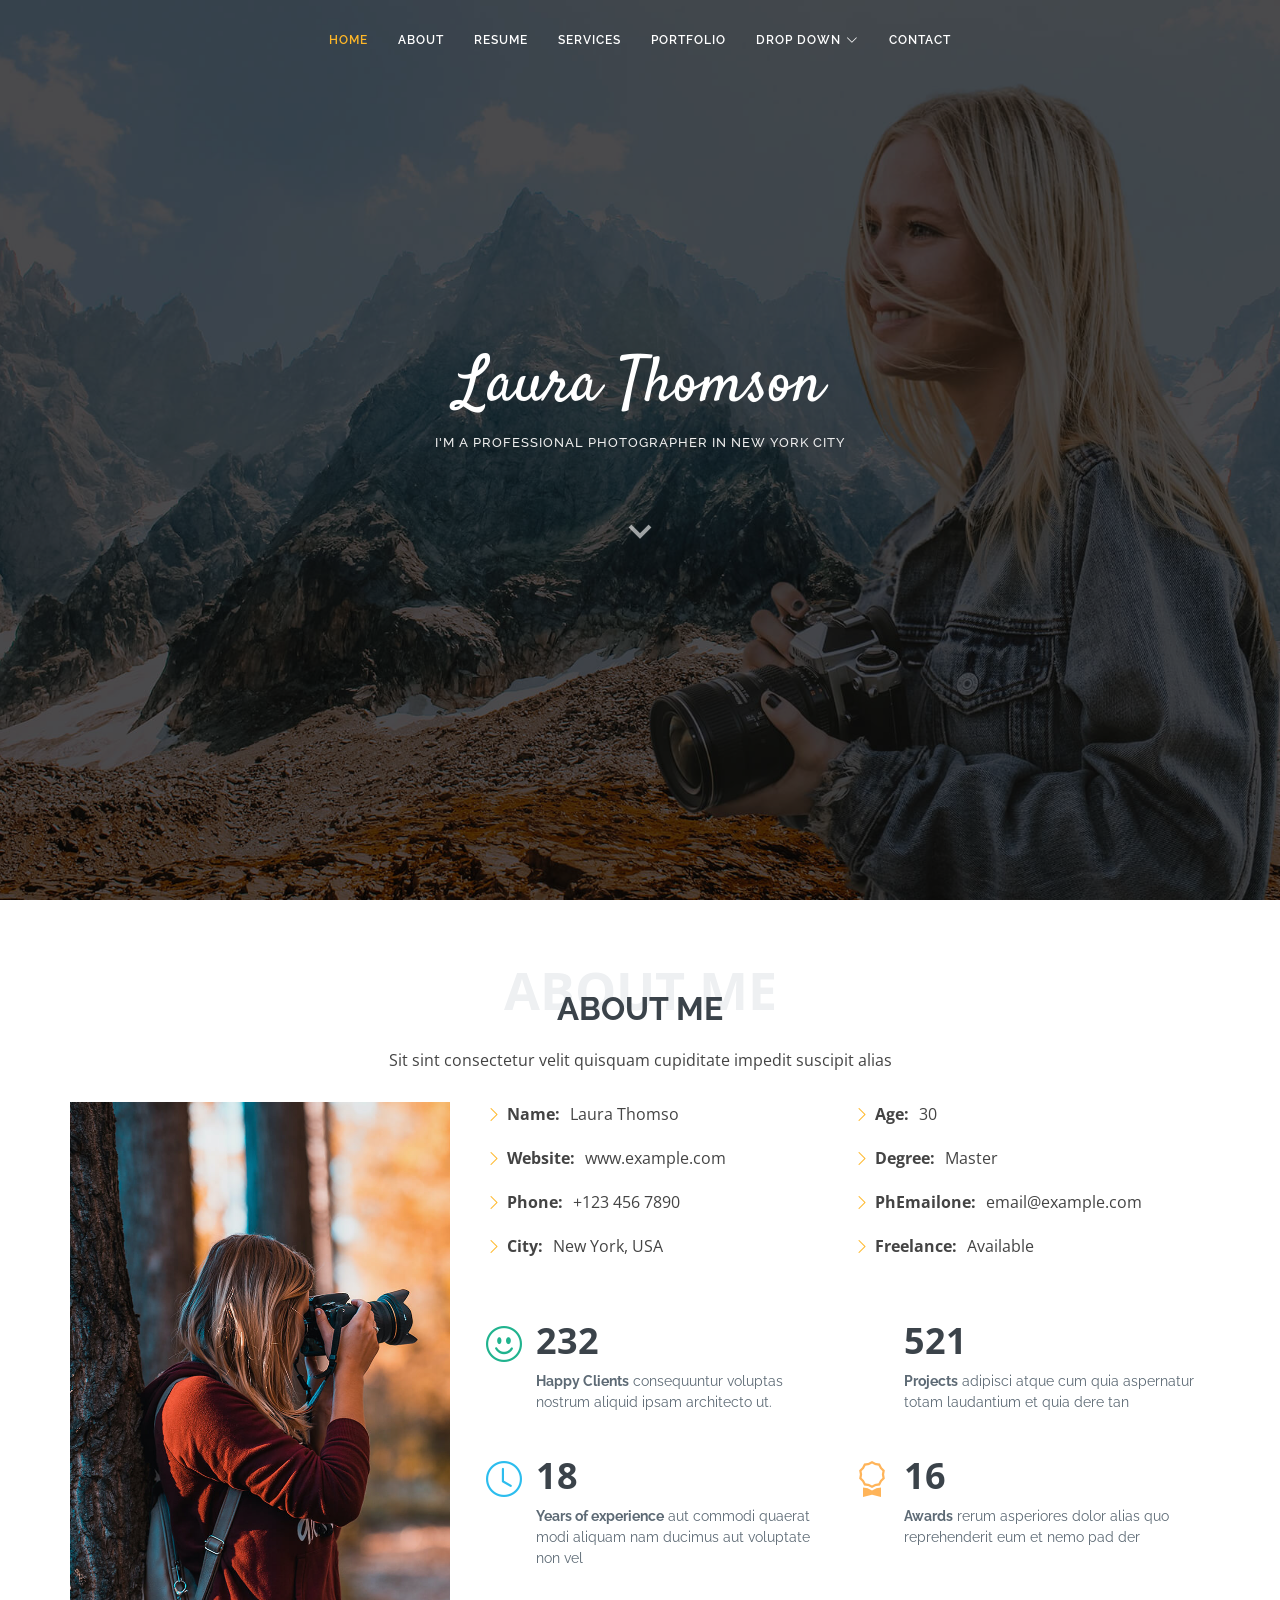
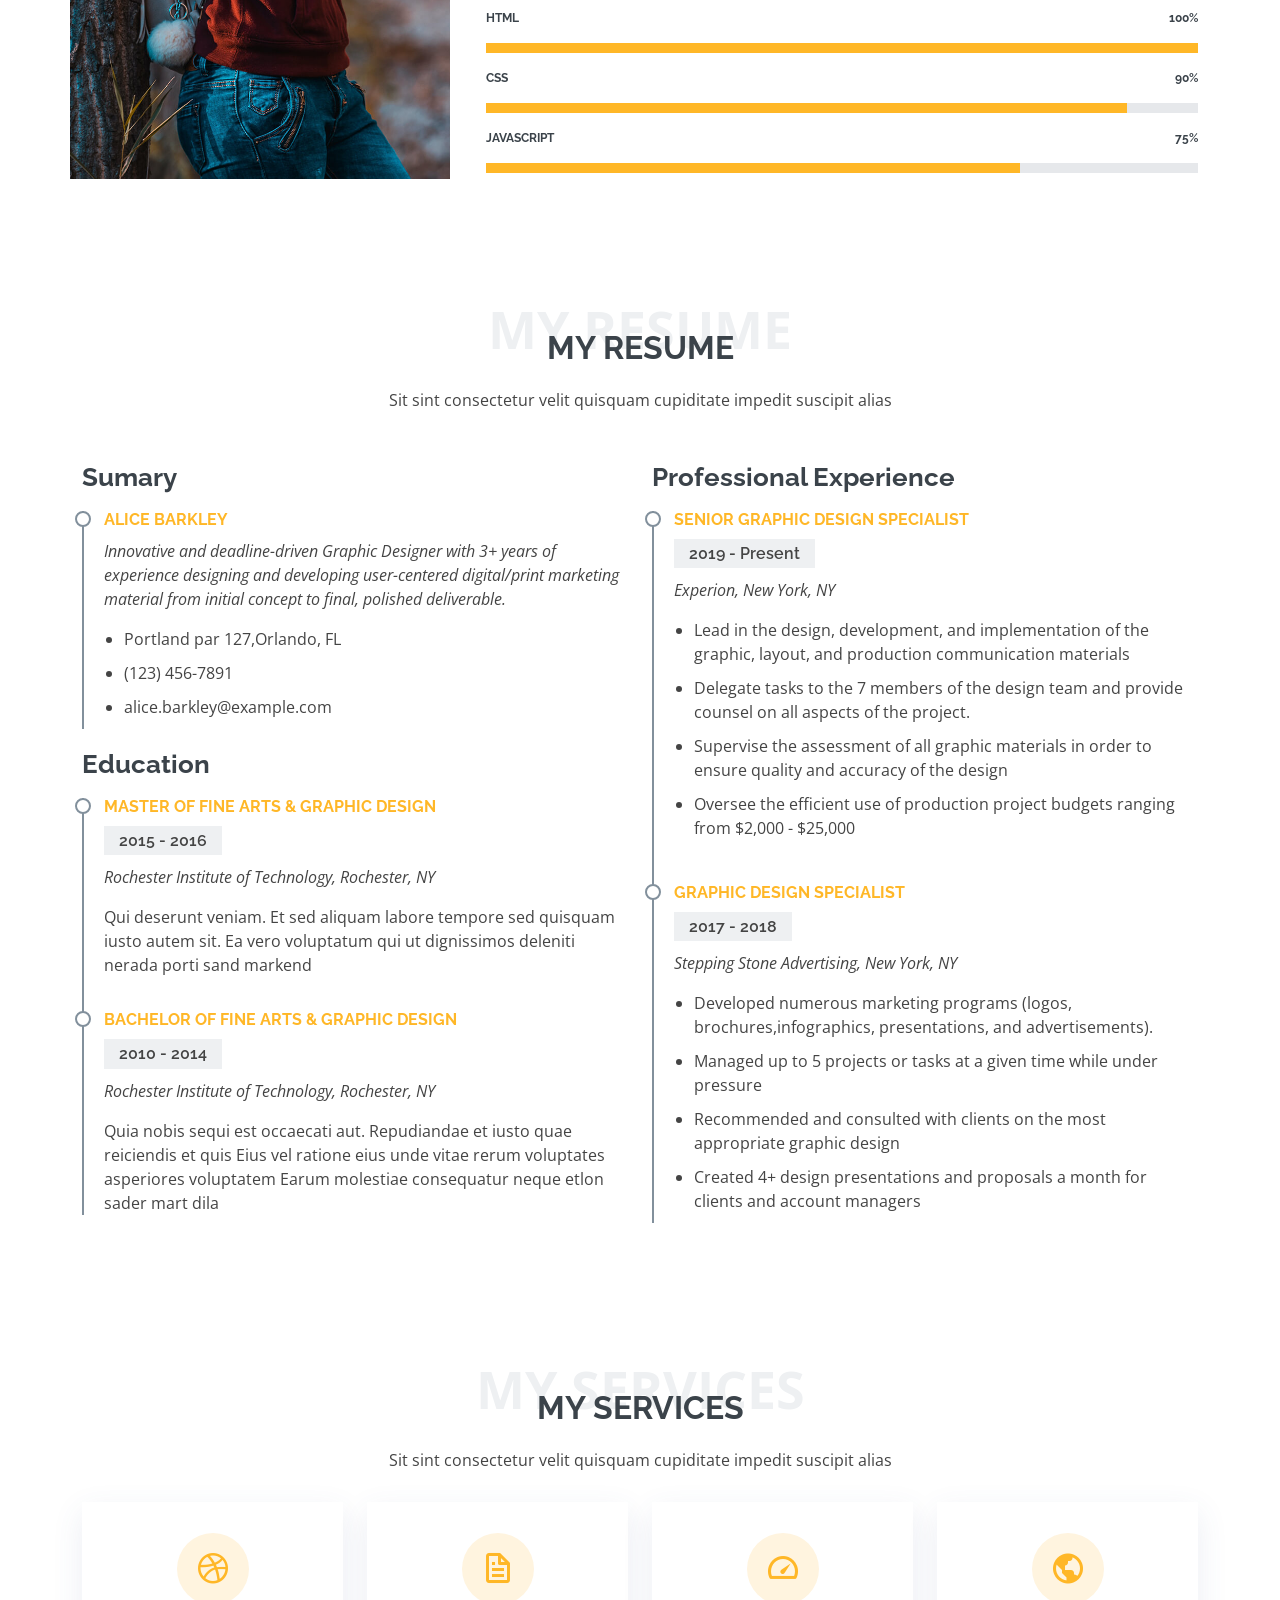
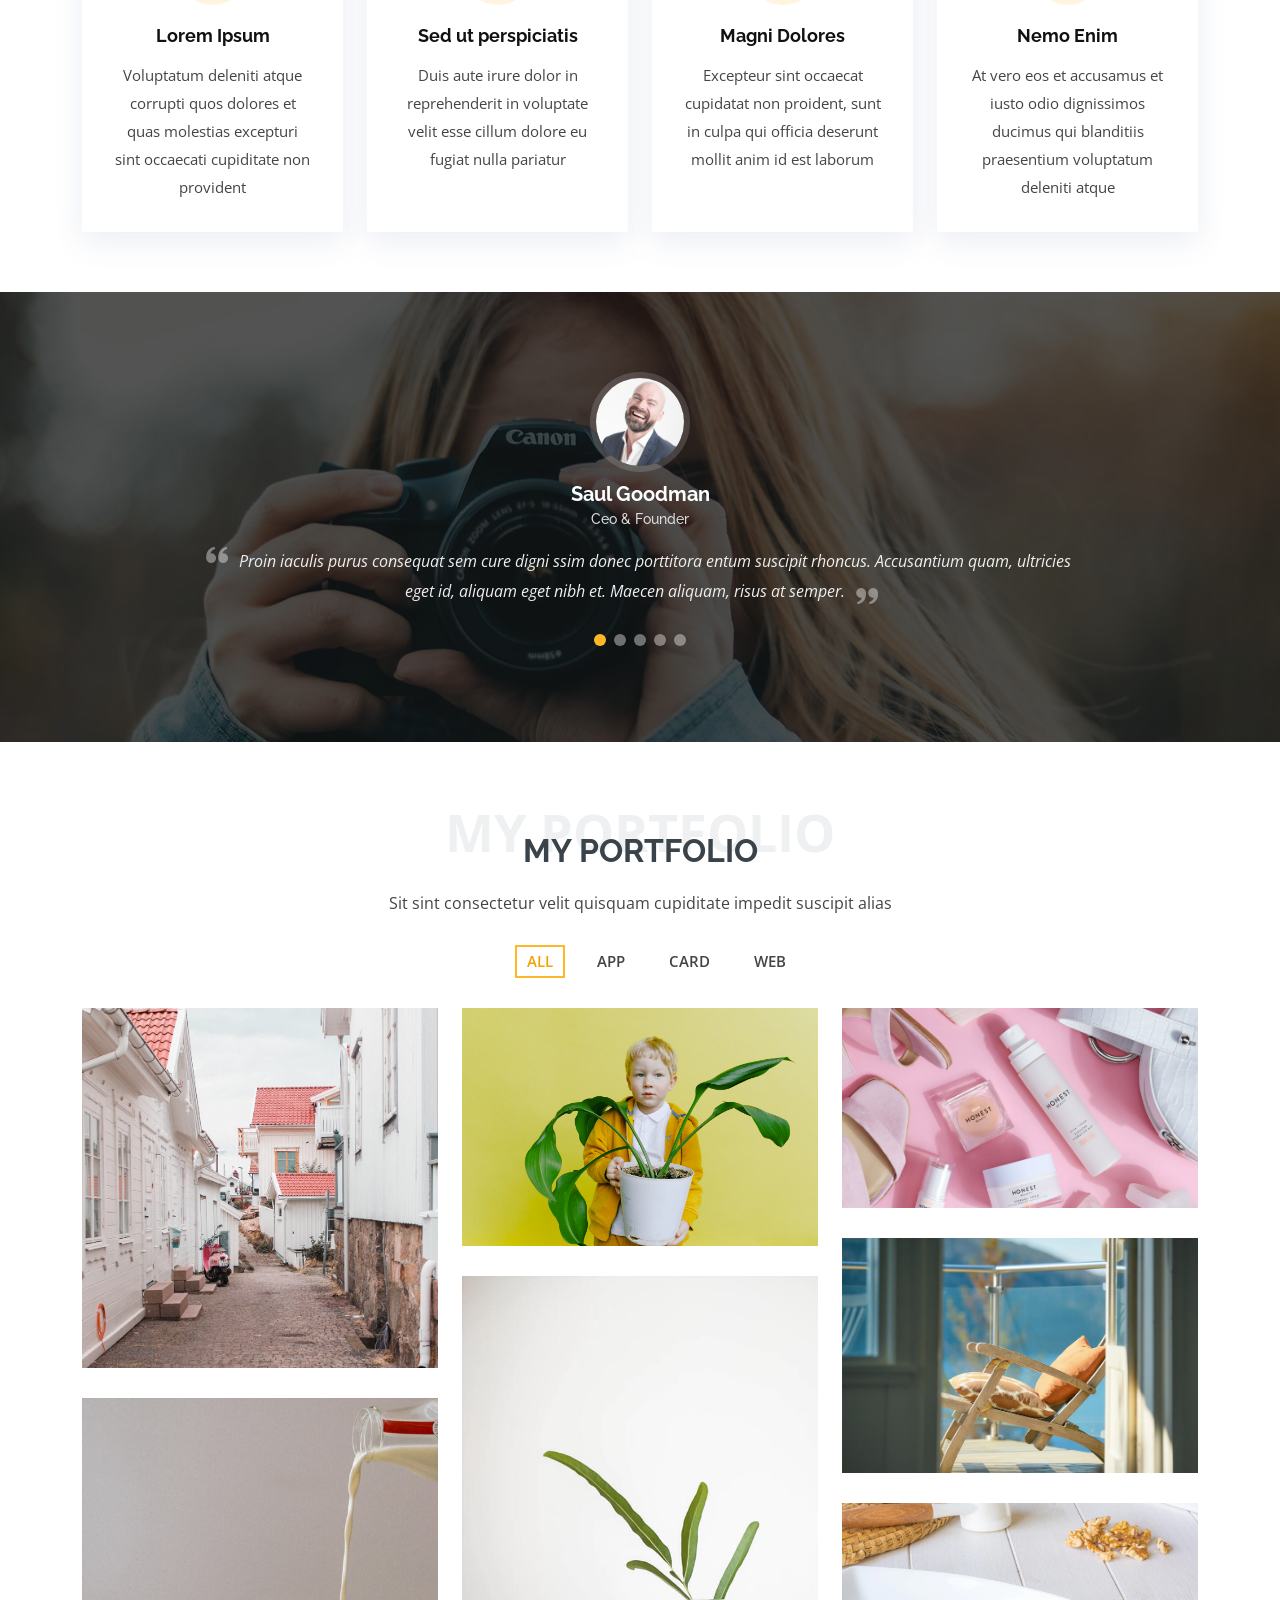
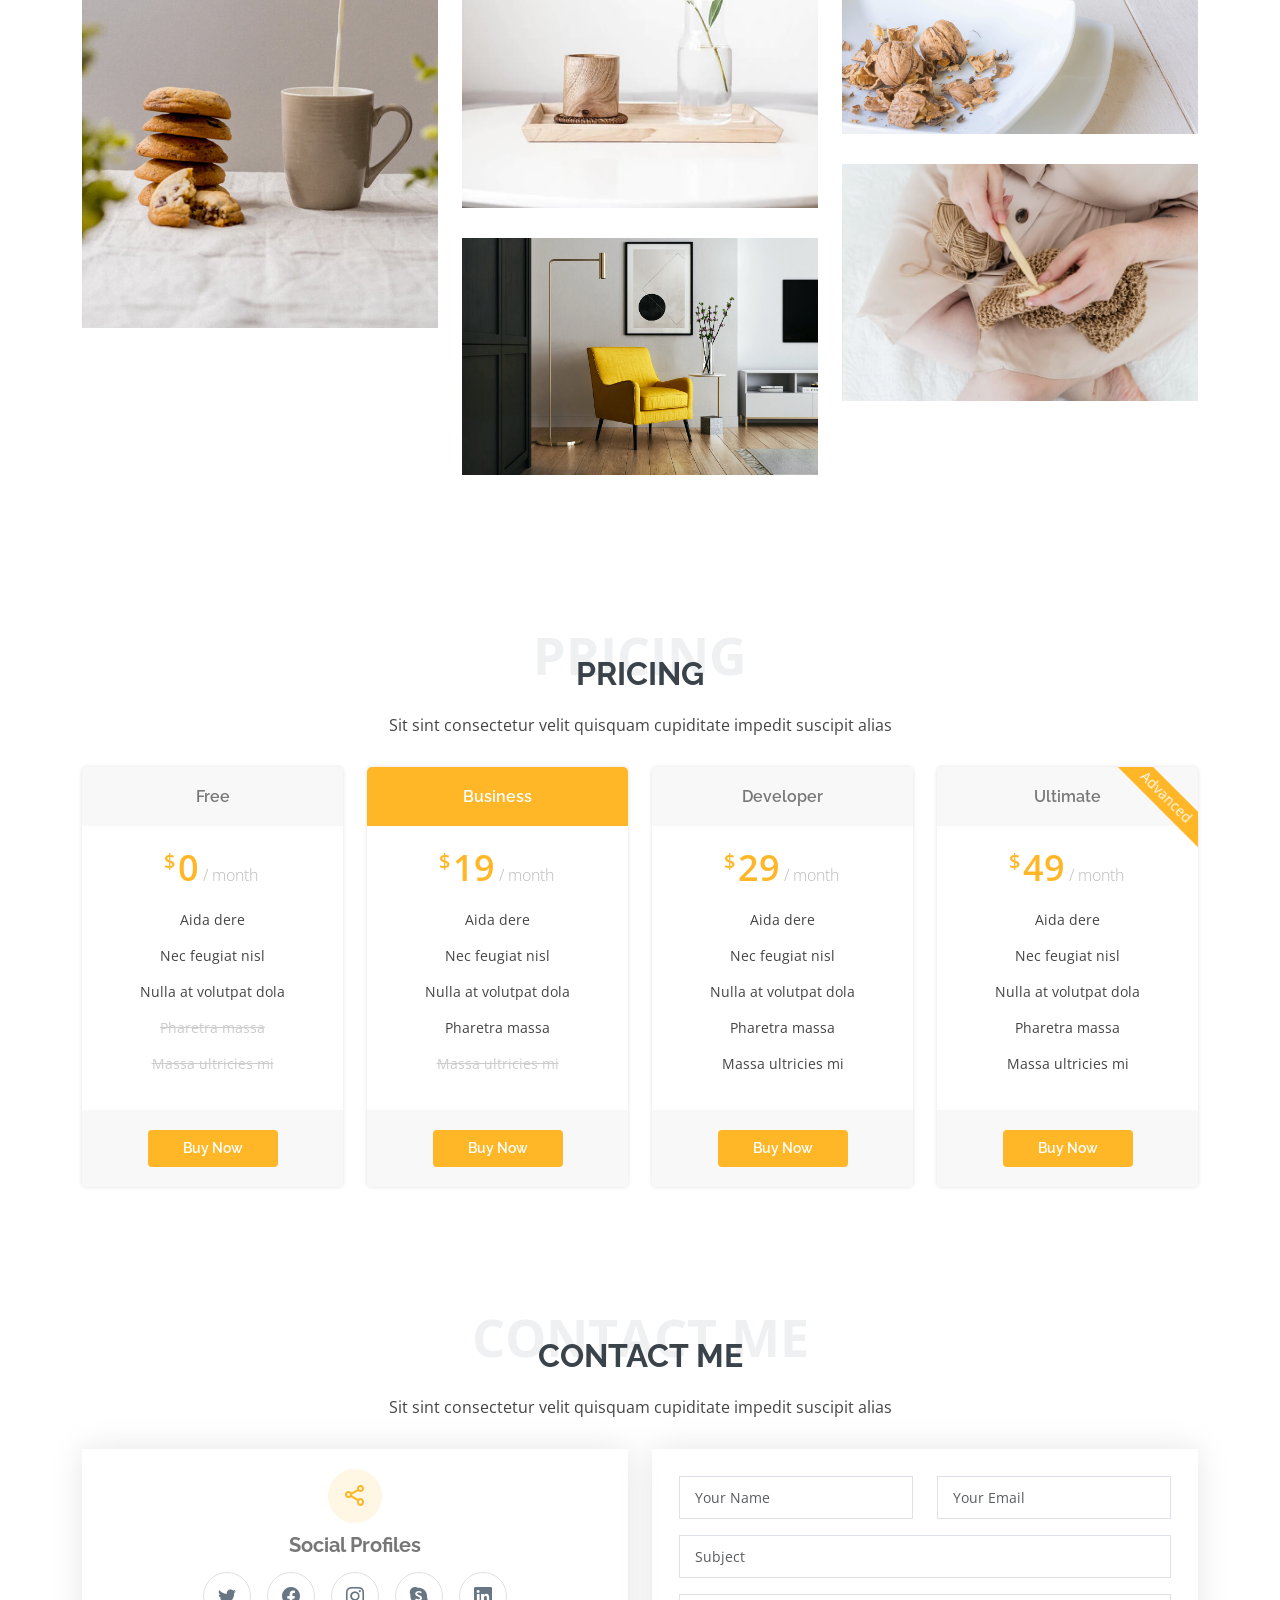
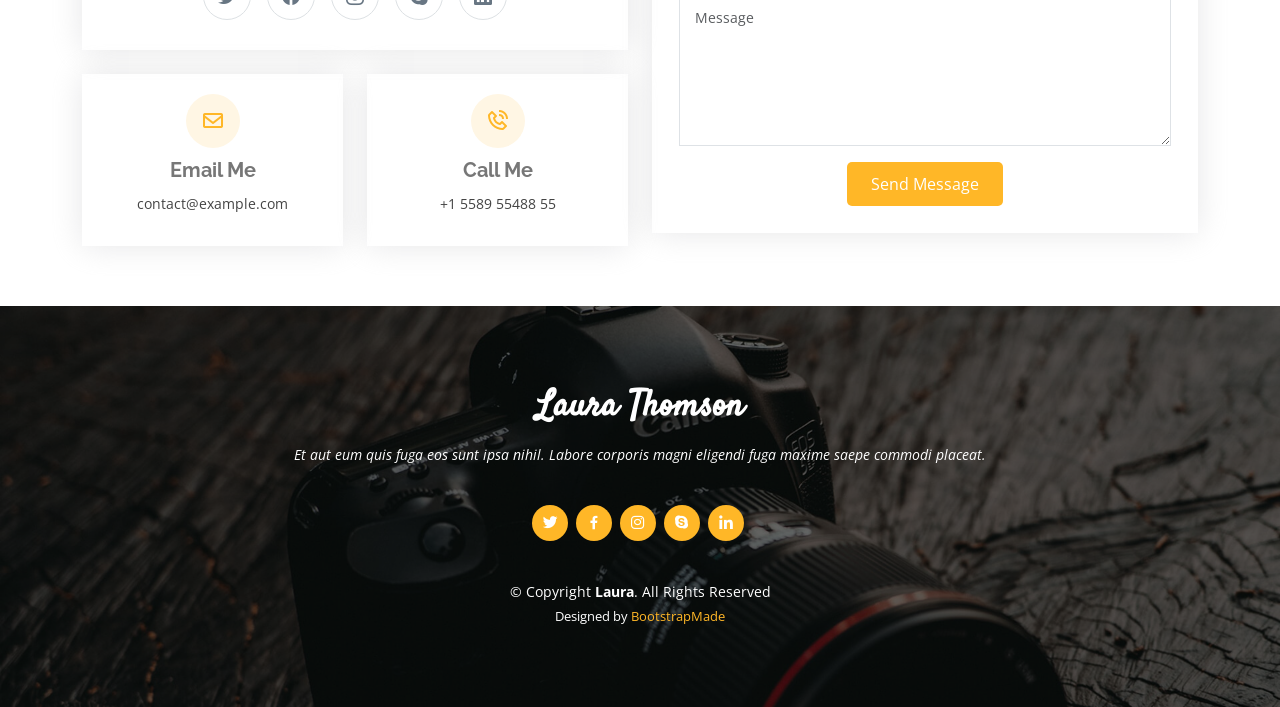
<file: index.html>
<!DOCTYPE html>
<html lang="en">

<head>
  <meta charset="utf-8">
  <meta content="width=device-width, initial-scale=1.0" name="viewport">

  <title>Laura Bootstrap Template - Index</title>
  <meta content="" name="description">
  <meta content="" name="keywords">

  <!-- Favicons -->
  <link href="assets/img/favicon.png" rel="icon">
  <link href="assets/img/apple-touch-icon.png" rel="apple-touch-icon">

  <!-- Google Fonts -->
  <link href="https://fonts.googleapis.com/css?family=Open+Sans:300,300i,400,400i,600,600i,700,700i|Raleway:300,300i,400,400i,500,500i,600,600i,700,700i|Satisfy" rel="stylesheet">

  <!-- Vendor CSS Files -->
  <link href="assets/vendor/bootstrap/css/bootstrap.min.css" rel="stylesheet">
  <link href="assets/vendor/bootstrap-icons/bootstrap-icons.css" rel="stylesheet">
  <link href="assets/vendor/boxicons/css/boxicons.min.css" rel="stylesheet">
  <link href="assets/vendor/glightbox/css/glightbox.min.css" rel="stylesheet">
  <link href="assets/vendor/swiper/swiper-bundle.min.css" rel="stylesheet">

  <!-- Template Main CSS File -->
  <link href="assets/css/style.css" rel="stylesheet">

  <!-- =======================================================
  * Template Name: Laura
  * Updated: Sep 18 2023 with Bootstrap v5.3.2
  * Template URL: https://bootstrapmade.com/laura-free-creative-bootstrap-theme/
  * Author: BootstrapMade.com
  * License: https://bootstrapmade.com/license/
  ======================================================== -->
</head>

<body>

  <!-- ======= Header ======= -->
  <header id="header" class="fixed-top d-flex justify-content-center align-items-center header-transparent">

    <nav id="navbar" class="navbar">
      <ul>
        <li><a class="nav-link scrollto active" href="#hero">Home</a></li>
        <li><a class="nav-link scrollto" href="#about">About</a></li>
        <li><a class="nav-link scrollto" href="#resume">Resume</a></li>
        <li><a class="nav-link scrollto" href="#services">Services</a></li>
        <li><a class="nav-link scrollto " href="#portfolio">Portfolio</a></li>
        <li class="dropdown"><a href="#"><span>Drop Down</span> <i class="bi bi-chevron-down"></i></a>
          <ul>
            <li><a href="#">Drop Down 1</a></li>
            <li class="dropdown"><a href="#"><span>Deep Drop Down</span> <i class="bi bi-chevron-right"></i></a>
              <ul>
                <li><a href="#">Deep Drop Down 1</a></li>
                <li><a href="#">Deep Drop Down 2</a></li>
                <li><a href="#">Deep Drop Down 3</a></li>
                <li><a href="#">Deep Drop Down 4</a></li>
                <li><a href="#">Deep Drop Down 5</a></li>
              </ul>
            </li>
            <li><a href="#">Drop Down 2</a></li>
            <li><a href="#">Drop Down 3</a></li>
            <li><a href="#">Drop Down 4</a></li>
          </ul>
        </li>
        <li><a class="nav-link scrollto" href="#contact">Contact</a></li>
      </ul>
      <i class="bi bi-list mobile-nav-toggle"></i>
    </nav><!-- .navbar -->

  </header><!-- End Header -->

  <!-- ======= Hero Section ======= -->
  <section id="hero">
    <div class="hero-container">
      <h1>Laura Thomson</h1>
      <h2>I'm a Professional Photographer In New York City</h2>
      <a href="#about" class="btn-scroll scrollto" title="Scroll Down"><i class="bx bx-chevron-down"></i></a>
    </div>
  </section><!-- End Hero -->

  <main id="main">

    <!-- ======= About Me Section ======= -->
    <section id="about" class="about">
      <div class="container">

        <div class="section-title">
          <span>About Me</span>
          <h2>About Me</h2>
          <p>Sit sint consectetur velit quisquam cupiditate impedit suscipit alias</p>
        </div>

        <div class="row">
          <div class="image col-lg-4 d-flex align-items-stretch justify-content-center justify-content-lg-start"></div>
          <div class="col-lg-8 d-flex flex-column align-items-stretch">
            <div class="content ps-lg-4 d-flex flex-column justify-content-center">
              <div class="row">
                <div class="col-lg-6">
                  <ul>
                    <li><i class="bi bi-chevron-right"></i> <strong>Name:</strong> <span>Laura Thomso</span></li>
                    <li><i class="bi bi-chevron-right"></i> <strong>Website:</strong> <span>www.example.com</span></li>
                    <li><i class="bi bi-chevron-right"></i> <strong>Phone:</strong> <span>+123 456 7890</span></li>
                    <li><i class="bi bi-chevron-right"></i> <strong>City:</strong> <span>New York, USA</span></li>
                  </ul>
                </div>
                <div class="col-lg-6">
                  <ul>
                    <li><i class="bi bi-chevron-right"></i> <strong>Age:</strong> <span>30</span></li>
                    <li><i class="bi bi-chevron-right"></i> <strong>Degree:</strong> <span>Master</span></li>
                    <li><i class="bi bi-chevron-right"></i> <strong>PhEmailone:</strong> <span>email@example.com</span></li>
                    <li><i class="bi bi-chevron-right"></i> <strong>Freelance:</strong> <span>Available</span></li>
                  </ul>
                </div>
              </div>
              <div class="row mt-n4">
                <div class="col-md-6 mt-5 d-md-flex align-items-md-stretch">
                  <div class="count-box">
                    <i class="bi bi-emoji-smile" style="color: #20b38e;"></i>
                    <span data-purecounter-start="0" data-purecounter-end="232" data-purecounter-duration="1" class="purecounter"></span>
                    <p><strong>Happy Clients</strong> consequuntur voluptas nostrum aliquid ipsam architecto ut.</p>
                  </div>
                </div>

                <div class="col-md-6 mt-5 d-md-flex align-items-md-stretch">
                  <div class="count-box">
                    <i class="bi bi-journal-richtextr" style="color: #8a1ac2;"></i>
                    <span data-purecounter-start="0" data-purecounter-end="521" data-purecounter-duration="1" class="purecounter"></span>
                    <p><strong>Projects</strong> adipisci atque cum quia aspernatur totam laudantium et quia dere tan</p>
                  </div>
                </div>

                <div class="col-md-6 mt-5 d-md-flex align-items-md-stretch">
                  <div class="count-box">
                    <i class="bi bi-clock" style="color: #2cbdee;"></i>
                    <span data-purecounter-start="0" data-purecounter-end="18" data-purecounter-duration="1" class="purecounter"></span>
                    <p><strong>Years of experience</strong> aut commodi quaerat modi aliquam nam ducimus aut voluptate non vel</p>
                  </div>
                </div>

                <div class="col-md-6 mt-5 d-md-flex align-items-md-stretch">
                  <div class="count-box">
                    <i class="bi bi-award" style="color: #ffb459;"></i>
                    <span data-purecounter-start="0" data-purecounter-end="16" data-purecounter-duration="1" class="purecounter"></span>
                    <p><strong>Awards</strong> rerum asperiores dolor alias quo reprehenderit eum et nemo pad der</p>
                  </div>
                </div>
              </div>
            </div><!-- End .content-->

            <div class="skills-content ps-lg-4">
              <div class="progress">
                <span class="skill">HTML <i class="val">100%</i></span>
                <div class="progress-bar-wrap">
                  <div class="progress-bar" role="progressbar" aria-valuenow="100" aria-valuemin="0" aria-valuemax="100"></div>
                </div>
              </div>

              <div class="progress">
                <span class="skill">CSS <i class="val">90%</i></span>
                <div class="progress-bar-wrap">
                  <div class="progress-bar" role="progressbar" aria-valuenow="90" aria-valuemin="0" aria-valuemax="100"></div>
                </div>
              </div>

              <div class="progress">
                <span class="skill">JavaScript <i class="val">75%</i></span>
                <div class="progress-bar-wrap">
                  <div class="progress-bar" role="progressbar" aria-valuenow="75" aria-valuemin="0" aria-valuemax="100"></div>
                </div>
              </div>
            </div>

          </div>
        </div>

      </div>
    </section><!-- End About Me Section -->

    <!-- ======= My Resume Section ======= -->
    <section id="resume" class="resume">
      <div class="container">

        <div class="section-title">
          <span>My Resume</span>
          <h2>My Resume</h2>
          <p>Sit sint consectetur velit quisquam cupiditate impedit suscipit alias</p>
        </div>

        <div class="row">
          <div class="col-lg-6">
            <h3 class="resume-title">Sumary</h3>
            <div class="resume-item pb-0">
              <h4>Alice Barkley</h4>
              <p><em>Innovative and deadline-driven Graphic Designer with 3+ years of experience designing and developing user-centered digital/print marketing material from initial concept to final, polished deliverable.</em></p>
              <p>
              <ul>
                <li>Portland par 127,Orlando, FL</li>
                <li>(123) 456-7891</li>
                <li>alice.barkley@example.com</li>
              </ul>
              </p>
            </div>

            <h3 class="resume-title">Education</h3>
            <div class="resume-item">
              <h4>Master of Fine Arts &amp; Graphic Design</h4>
              <h5>2015 - 2016</h5>
              <p><em>Rochester Institute of Technology, Rochester, NY</em></p>
              <p>Qui deserunt veniam. Et sed aliquam labore tempore sed quisquam iusto autem sit. Ea vero voluptatum qui ut dignissimos deleniti nerada porti sand markend</p>
            </div>
            <div class="resume-item">
              <h4>Bachelor of Fine Arts &amp; Graphic Design</h4>
              <h5>2010 - 2014</h5>
              <p><em>Rochester Institute of Technology, Rochester, NY</em></p>
              <p>Quia nobis sequi est occaecati aut. Repudiandae et iusto quae reiciendis et quis Eius vel ratione eius unde vitae rerum voluptates asperiores voluptatem Earum molestiae consequatur neque etlon sader mart dila</p>
            </div>
          </div>
          <div class="col-lg-6">
            <h3 class="resume-title">Professional Experience</h3>
            <div class="resume-item">
              <h4>Senior graphic design specialist</h4>
              <h5>2019 - Present</h5>
              <p><em>Experion, New York, NY </em></p>
              <p>
              <ul>
                <li>Lead in the design, development, and implementation of the graphic, layout, and production communication materials</li>
                <li>Delegate tasks to the 7 members of the design team and provide counsel on all aspects of the project. </li>
                <li>Supervise the assessment of all graphic materials in order to ensure quality and accuracy of the design</li>
                <li>Oversee the efficient use of production project budgets ranging from $2,000 - $25,000</li>
              </ul>
              </p>
            </div>
            <div class="resume-item">
              <h4>Graphic design specialist</h4>
              <h5>2017 - 2018</h5>
              <p><em>Stepping Stone Advertising, New York, NY</em></p>
              <p>
              <ul>
                <li>Developed numerous marketing programs (logos, brochures,infographics, presentations, and advertisements).</li>
                <li>Managed up to 5 projects or tasks at a given time while under pressure</li>
                <li>Recommended and consulted with clients on the most appropriate graphic design</li>
                <li>Created 4+ design presentations and proposals a month for clients and account managers</li>
              </ul>
              </p>
            </div>
          </div>
        </div>

      </div>
    </section><!-- End My Resume Section -->

    <!-- ======= My Services Section ======= -->
    <section id="services" class="services">
      <div class="container">

        <div class="section-title">
          <span>My Services</span>
          <h2>My Services</h2>
          <p>Sit sint consectetur velit quisquam cupiditate impedit suscipit alias</p>
        </div>

        <div class="row">
          <div class="col-md-6 col-lg-3 d-flex align-items-stretch mb-5 mb-lg-0">
            <div class="icon-box">
              <div class="icon"><i class="bx bxl-dribbble"></i></div>
              <h4 class="title"><a href="">Lorem Ipsum</a></h4>
              <p class="description">Voluptatum deleniti atque corrupti quos dolores et quas molestias excepturi sint occaecati cupiditate non provident</p>
            </div>
          </div>

          <div class="col-md-6 col-lg-3 d-flex align-items-stretch mb-5 mb-lg-0">
            <div class="icon-box">
              <div class="icon"><i class="bx bx-file"></i></div>
              <h4 class="title"><a href="">Sed ut perspiciatis</a></h4>
              <p class="description">Duis aute irure dolor in reprehenderit in voluptate velit esse cillum dolore eu fugiat nulla pariatur</p>
            </div>
          </div>

          <div class="col-md-6 col-lg-3 d-flex align-items-stretch mb-5 mb-lg-0">
            <div class="icon-box">
              <div class="icon"><i class="bx bx-tachometer"></i></div>
              <h4 class="title"><a href="">Magni Dolores</a></h4>
              <p class="description">Excepteur sint occaecat cupidatat non proident, sunt in culpa qui officia deserunt mollit anim id est laborum</p>
            </div>
          </div>

          <div class="col-md-6 col-lg-3 d-flex align-items-stretch mb-5 mb-lg-0">
            <div class="icon-box">
              <div class="icon"><i class="bx bx-world"></i></div>
              <h4 class="title"><a href="">Nemo Enim</a></h4>
              <p class="description">At vero eos et accusamus et iusto odio dignissimos ducimus qui blanditiis praesentium voluptatum deleniti atque</p>
            </div>
          </div>

        </div>

      </div>
    </section><!-- End My Services Section -->

    <!-- ======= Testimonials Section ======= -->
    <section id="testimonials" class="testimonials">
      <div class="container position-relative">

        <div class="testimonials-slider swiper" data-aos="fade-up" data-aos-delay="100">
          <div class="swiper-wrapper">

            <div class="swiper-slide">
              <div class="testimonial-item">
                <img src="assets/img/testimonials/testimonials-1.jpg" class="testimonial-img" alt="">
                <h3>Saul Goodman</h3>
                <h4>Ceo &amp; Founder</h4>
                <p>
                  <i class="bx bxs-quote-alt-left quote-icon-left"></i>
                  Proin iaculis purus consequat sem cure digni ssim donec porttitora entum suscipit rhoncus. Accusantium quam, ultricies eget id, aliquam eget nibh et. Maecen aliquam, risus at semper.
                  <i class="bx bxs-quote-alt-right quote-icon-right"></i>
                </p>
              </div>
            </div><!-- End testimonial item -->

            <div class="swiper-slide">
              <div class="testimonial-item">
                <img src="assets/img/testimonials/testimonials-2.jpg" class="testimonial-img" alt="">
                <h3>Sara Wilsson</h3>
                <h4>Designer</h4>
                <p>
                  <i class="bx bxs-quote-alt-left quote-icon-left"></i>
                  Export tempor illum tamen malis malis eram quae irure esse labore quem cillum quid cillum eram malis quorum velit fore eram velit sunt aliqua noster fugiat irure amet legam anim culpa.
                  <i class="bx bxs-quote-alt-right quote-icon-right"></i>
                </p>
              </div>
            </div><!-- End testimonial item -->

            <div class="swiper-slide">
              <div class="testimonial-item">
                <img src="assets/img/testimonials/testimonials-3.jpg" class="testimonial-img" alt="">
                <h3>Jena Karlis</h3>
                <h4>Store Owner</h4>
                <p>
                  <i class="bx bxs-quote-alt-left quote-icon-left"></i>
                  Enim nisi quem export duis labore cillum quae magna enim sint quorum nulla quem veniam duis minim tempor labore quem eram duis noster aute amet eram fore quis sint minim.
                  <i class="bx bxs-quote-alt-right quote-icon-right"></i>
                </p>
              </div>
            </div><!-- End testimonial item -->

            <div class="swiper-slide">
              <div class="testimonial-item">
                <img src="assets/img/testimonials/testimonials-4.jpg" class="testimonial-img" alt="">
                <h3>Matt Brandon</h3>
                <h4>Freelancer</h4>
                <p>
                  <i class="bx bxs-quote-alt-left quote-icon-left"></i>
                  Fugiat enim eram quae cillum dolore dolor amet nulla culpa multos export minim fugiat minim velit minim dolor enim duis veniam ipsum anim magna sunt elit fore quem dolore labore illum veniam.
                  <i class="bx bxs-quote-alt-right quote-icon-right"></i>
                </p>
              </div>
            </div><!-- End testimonial item -->

            <div class="swiper-slide">
              <div class="testimonial-item">
                <img src="assets/img/testimonials/testimonials-5.jpg" class="testimonial-img" alt="">
                <h3>John Larson</h3>
                <h4>Entrepreneur</h4>
                <p>
                  <i class="bx bxs-quote-alt-left quote-icon-left"></i>
                  Quis quorum aliqua sint quem legam fore sunt eram irure aliqua veniam tempor noster veniam enim culpa labore duis sunt culpa nulla illum cillum fugiat legam esse veniam culpa fore nisi cillum quid.
                  <i class="bx bxs-quote-alt-right quote-icon-right"></i>
                </p>
              </div>
            </div><!-- End testimonial item -->

          </div>
          <div class="swiper-pagination"></div>
        </div>

      </div>
    </section><!-- End Testimonials Section -->

    <!-- ======= My Portfolio Section ======= -->
    <section id="portfolio" class="portfolio">
      <div class="container">

        <div class="section-title">
          <span>My Portfolio</span>
          <h2>My Portfolio</h2>
          <p>Sit sint consectetur velit quisquam cupiditate impedit suscipit alias</p>
        </div>

        <ul id="portfolio-flters" class="d-flex justify-content-center">
          <li data-filter="*" class="filter-active">All</li>
          <li data-filter=".filter-app">App</li>
          <li data-filter=".filter-card">Card</li>
          <li data-filter=".filter-web">Web</li>
        </ul>

        <div class="row portfolio-container">

          <div class="col-lg-4 col-md-6 portfolio-item filter-app">
            <div class="portfolio-img"><img src="assets/img/portfolio/portfolio-1.jpg" class="img-fluid" alt=""></div>
            <div class="portfolio-info">
              <h4>App 1</h4>
              <p>App</p>
              <a href="assets/img/portfolio/portfolio-1.jpg" data-gallery="portfolioGallery" class="portfolio-lightbox preview-link" title="App 1"><i class="bx bx-plus"></i></a>
              <a href="portfolio-details.html" class="details-link" title="More Details"><i class="bx bx-link"></i></a>
            </div>
          </div>

          <div class="col-lg-4 col-md-6 portfolio-item filter-web">
            <div class="portfolio-img"><img src="assets/img/portfolio/portfolio-2.jpg" class="img-fluid" alt=""></div>
            <div class="portfolio-info">
              <h4>Web 3</h4>
              <p>Web</p>
              <a href="assets/img/portfolio/portfolio-2.jpg" data-gallery="portfolioGallery" class="portfolio-lightbox preview-link" title="Web 3"><i class="bx bx-plus"></i></a>
              <a href="portfolio-details.html" class="details-link" title="More Details"><i class="bx bx-link"></i></a>
            </div>
          </div>

          <div class="col-lg-4 col-md-6 portfolio-item filter-app">
            <div class="portfolio-img"><img src="assets/img/portfolio/portfolio-3.jpg" class="img-fluid" alt=""></div>
            <div class="portfolio-info">
              <h4>App 2</h4>
              <p>App</p>
              <a href="assets/img/portfolio/portfolio-3.jpg" data-gallery="portfolioGallery" class="portfolio-lightbox preview-link" title="App 2"><i class="bx bx-plus"></i></a>
              <a href="portfolio-details.html" class="details-link" title="More Details"><i class="bx bx-link"></i></a>
            </div>
          </div>

          <div class="col-lg-4 col-md-6 portfolio-item filter-card">
            <div class="portfolio-img"><img src="assets/img/portfolio/portfolio-4.jpg" class="img-fluid" alt=""></div>
            <div class="portfolio-info">
              <h4>Card 2</h4>
              <p>Card</p>
              <a href="assets/img/portfolio/portfolio-4.jpg" data-gallery="portfolioGallery" class="portfolio-lightbox preview-link" title="Card 2"><i class="bx bx-plus"></i></a>
              <a href="portfolio-details.html" class="details-link" title="More Details"><i class="bx bx-link"></i></a>
            </div>
          </div>

          <div class="col-lg-4 col-md-6 portfolio-item filter-web">
            <div class="portfolio-img"><img src="assets/img/portfolio/portfolio-5.jpg" class="img-fluid" alt=""></div>
            <div class="portfolio-info">
              <h4>Web 2</h4>
              <p>Web</p>
              <a href="assets/img/portfolio/portfolio-5.jpg" data-gallery="portfolioGallery" class="portfolio-lightbox preview-link" title="Web 2"><i class="bx bx-plus"></i></a>
              <a href="portfolio-details.html" class="details-link" title="More Details"><i class="bx bx-link"></i></a>
            </div>
          </div>

          <div class="col-lg-4 col-md-6 portfolio-item filter-app">
            <div class="portfolio-img"><img src="assets/img/portfolio/portfolio-6.jpg" class="img-fluid" alt=""></div>
            <div class="portfolio-info">
              <h4>App 3</h4>
              <p>App</p>
              <a href="assets/img/portfolio/portfolio-6.jpg" data-gallery="portfolioGallery" class="portfolio-lightbox preview-link" title="App 3"><i class="bx bx-plus"></i></a>
              <a href="portfolio-details.html" class="details-link" title="More Details"><i class="bx bx-link"></i></a>
            </div>
          </div>

          <div class="col-lg-4 col-md-6 portfolio-item filter-card">
            <div class="portfolio-img"><img src="assets/img/portfolio/portfolio-7.jpg" class="img-fluid" alt=""></div>
            <div class="portfolio-info">
              <h4>Card 1</h4>
              <p>Card</p>
              <a href="assets/img/portfolio/portfolio-7.jpg" data-gallery="portfolioGallery" class="portfolio-lightbox preview-link" title="Card 1"><i class="bx bx-plus"></i></a>
              <a href="portfolio-details.html" class="details-link" title="More Details"><i class="bx bx-link"></i></a>
            </div>
          </div>

          <div class="col-lg-4 col-md-6 portfolio-item filter-card">
            <div class="portfolio-img"><img src="assets/img/portfolio/portfolio-8.jpg" class="img-fluid" alt=""></div>
            <div class="portfolio-info">
              <h4>Card 3</h4>
              <p>Card</p>
              <a href="assets/img/portfolio/portfolio-8.jpg" data-gallery="portfolioGallery" class="portfolio-lightbox preview-link" title="Card 3"><i class="bx bx-plus"></i></a>
              <a href="portfolio-details.html" class="details-link" title="More Details"><i class="bx bx-link"></i></a>
            </div>
          </div>

          <div class="col-lg-4 col-md-6 portfolio-item filter-web">
            <div class="portfolio-img"><img src="assets/img/portfolio/portfolio-9.jpg" class="img-fluid" alt=""></div>
            <div class="portfolio-info">
              <h4>Web 3</h4>
              <p>Web</p>
              <a href="assets/img/portfolio/portfolio-9.jpg" data-gallery="portfolioGallery" class="portfolio-lightbox preview-link" title="Web 3"><i class="bx bx-plus"></i></a>
              <a href="portfolio-details.html" class="details-link" title="More Details"><i class="bx bx-link"></i></a>
            </div>
          </div>

        </div>

      </div>
    </section><!-- End My Portfolio Section -->

    <!-- ======= Pricing Section ======= -->
    <section id="pricing" class="pricing">
      <div class="container">

        <div class="section-title">
          <span>Pricing</span>
          <h2>Pricing</h2>
          <p>Sit sint consectetur velit quisquam cupiditate impedit suscipit alias</p>
        </div>

        <div class="row">

          <div class="col-lg-3 col-md-6">
            <div class="box">
              <h3>Free</h3>
              <h4><sup>$</sup>0<span> / month</span></h4>
              <ul>
                <li>Aida dere</li>
                <li>Nec feugiat nisl</li>
                <li>Nulla at volutpat dola</li>
                <li class="na">Pharetra massa</li>
                <li class="na">Massa ultricies mi</li>
              </ul>
              <div class="btn-wrap">
                <a href="#" class="btn-buy">Buy Now</a>
              </div>
            </div>
          </div>

          <div class="col-lg-3 col-md-6 mt-4 mt-md-0">
            <div class="box featured">
              <h3>Business</h3>
              <h4><sup>$</sup>19<span> / month</span></h4>
              <ul>
                <li>Aida dere</li>
                <li>Nec feugiat nisl</li>
                <li>Nulla at volutpat dola</li>
                <li>Pharetra massa</li>
                <li class="na">Massa ultricies mi</li>
              </ul>
              <div class="btn-wrap">
                <a href="#" class="btn-buy">Buy Now</a>
              </div>
            </div>
          </div>

          <div class="col-lg-3 col-md-6 mt-4 mt-lg-0">
            <div class="box">
              <h3>Developer</h3>
              <h4><sup>$</sup>29<span> / month</span></h4>
              <ul>
                <li>Aida dere</li>
                <li>Nec feugiat nisl</li>
                <li>Nulla at volutpat dola</li>
                <li>Pharetra massa</li>
                <li>Massa ultricies mi</li>
              </ul>
              <div class="btn-wrap">
                <a href="#" class="btn-buy">Buy Now</a>
              </div>
            </div>
          </div>

          <div class="col-lg-3 col-md-6 mt-4 mt-lg-0">
            <div class="box">
              <span class="advanced">Advanced</span>
              <h3>Ultimate</h3>
              <h4><sup>$</sup>49<span> / month</span></h4>
              <ul>
                <li>Aida dere</li>
                <li>Nec feugiat nisl</li>
                <li>Nulla at volutpat dola</li>
                <li>Pharetra massa</li>
                <li>Massa ultricies mi</li>
              </ul>
              <div class="btn-wrap">
                <a href="#" class="btn-buy">Buy Now</a>
              </div>
            </div>
          </div>

        </div>

      </div>
    </section><!-- End Pricing Section -->

    <!-- ======= Contact Me Section ======= -->
    <section id="contact" class="contact">
      <div class="container">

        <div class="section-title">
          <span>Contact Me</span>
          <h2>Contact Me</h2>
          <p>Sit sint consectetur velit quisquam cupiditate impedit suscipit alias</p>
        </div>

        <div class="row">

          <div class="col-lg-6">

            <div class="row">
              <div class="col-md-12">
                <div class="info-box">
                  <i class="bx bx-share-alt"></i>
                  <h3>Social Profiles</h3>
                  <div class="social-links">
                    <a href="#" class="twitter"><i class="bi bi-twitter"></i></a>
                    <a href="#" class="facebook"><i class="bi bi-facebook"></i></a>
                    <a href="#" class="instagram"><i class="bi bi-instagram"></i></a>
                    <a href="#" class="google-plus"><i class="bi bi-skype"></i></a>
                    <a href="#" class="linkedin"><i class="bi bi-linkedin"></i></a>
                  </div>
                </div>
              </div>
              <div class="col-md-6">
                <div class="info-box mt-4">
                  <i class="bx bx-envelope"></i>
                  <h3>Email Me</h3>
                  <p>contact@example.com</p>
                </div>
              </div>
              <div class="col-md-6">
                <div class="info-box mt-4">
                  <i class="bx bx-phone-call"></i>
                  <h3>Call Me</h3>
                  <p>+1 5589 55488 55</p>
                </div>
              </div>
            </div>

          </div>

          <div class="col-lg-6">
            <form action="forms/contact.php" method="post" role="form" class="php-email-form">
              <div class="row">
                <div class="col-md-6 form-group">
                  <input type="text" name="name" class="form-control" id="name" placeholder="Your Name" required>
                </div>
                <div class="col-md-6 form-group mt-3 mt-md-0">
                  <input type="email" class="form-control" name="email" id="email" placeholder="Your Email" required>
                </div>
              </div>
              <div class="form-group mt-3">
                <input type="text" class="form-control" name="subject" id="subject" placeholder="Subject" required>
              </div>
              <div class="form-group mt-3">
                <textarea class="form-control" name="message" rows="6" placeholder="Message" required></textarea>
              </div>
              <div class="my-3">
                <div class="loading">Loading</div>
                <div class="error-message"></div>
                <div class="sent-message">Your message has been sent. Thank you!</div>
              </div>
              <div class="text-center"><button type="submit">Send Message</button></div>
            </form>
          </div>

        </div>

      </div>
    </section><!-- End Contact Me Section -->

  </main><!-- End #main -->

  <!-- ======= Footer ======= -->
  <footer id="footer">
    <div class="container">
      <h3>Laura Thomson</h3>
      <p>Et aut eum quis fuga eos sunt ipsa nihil. Labore corporis magni eligendi fuga maxime saepe commodi placeat.</p>
      <div class="social-links">
        <a href="#" class="twitter"><i class="bx bxl-twitter"></i></a>
        <a href="#" class="facebook"><i class="bx bxl-facebook"></i></a>
        <a href="#" class="instagram"><i class="bx bxl-instagram"></i></a>
        <a href="#" class="google-plus"><i class="bx bxl-skype"></i></a>
        <a href="#" class="linkedin"><i class="bx bxl-linkedin"></i></a>
      </div>
      <div class="copyright">
        &copy; Copyright <strong><span>Laura</span></strong>. All Rights Reserved
      </div>
      <div class="credits">
        <!-- All the links in the footer should remain intact. -->
        <!-- You can delete the links only if you purchased the pro version. -->
        <!-- Licensing information: https://bootstrapmade.com/license/ -->
        <!-- Purchase the pro version with working PHP/AJAX contact form: https://bootstrapmade.com/laura-free-creative-bootstrap-theme/ -->
        Designed by <a href="https://bootstrapmade.com/">BootstrapMade</a>
      </div>
    </div>
  </footer><!-- End Footer -->

  <a href="#" class="back-to-top d-flex align-items-center justify-content-center"><i class="bi bi-arrow-up-short"></i></a>

  <!-- Vendor JS Files -->
  <script src="assets/vendor/purecounter/purecounter_vanilla.js"></script>
  <script src="assets/vendor/bootstrap/js/bootstrap.bundle.min.js"></script>
  <script src="assets/vendor/glightbox/js/glightbox.min.js"></script>
  <script src="assets/vendor/isotope-layout/isotope.pkgd.min.js"></script>
  <script src="assets/vendor/swiper/swiper-bundle.min.js"></script>
  <script src="assets/vendor/waypoints/noframework.waypoints.js"></script>
  <script src="assets/vendor/php-email-form/validate.js"></script>

  <!-- Template Main JS File -->
  <script src="assets/js/main.js"></script>

</body>

</html>
</file>
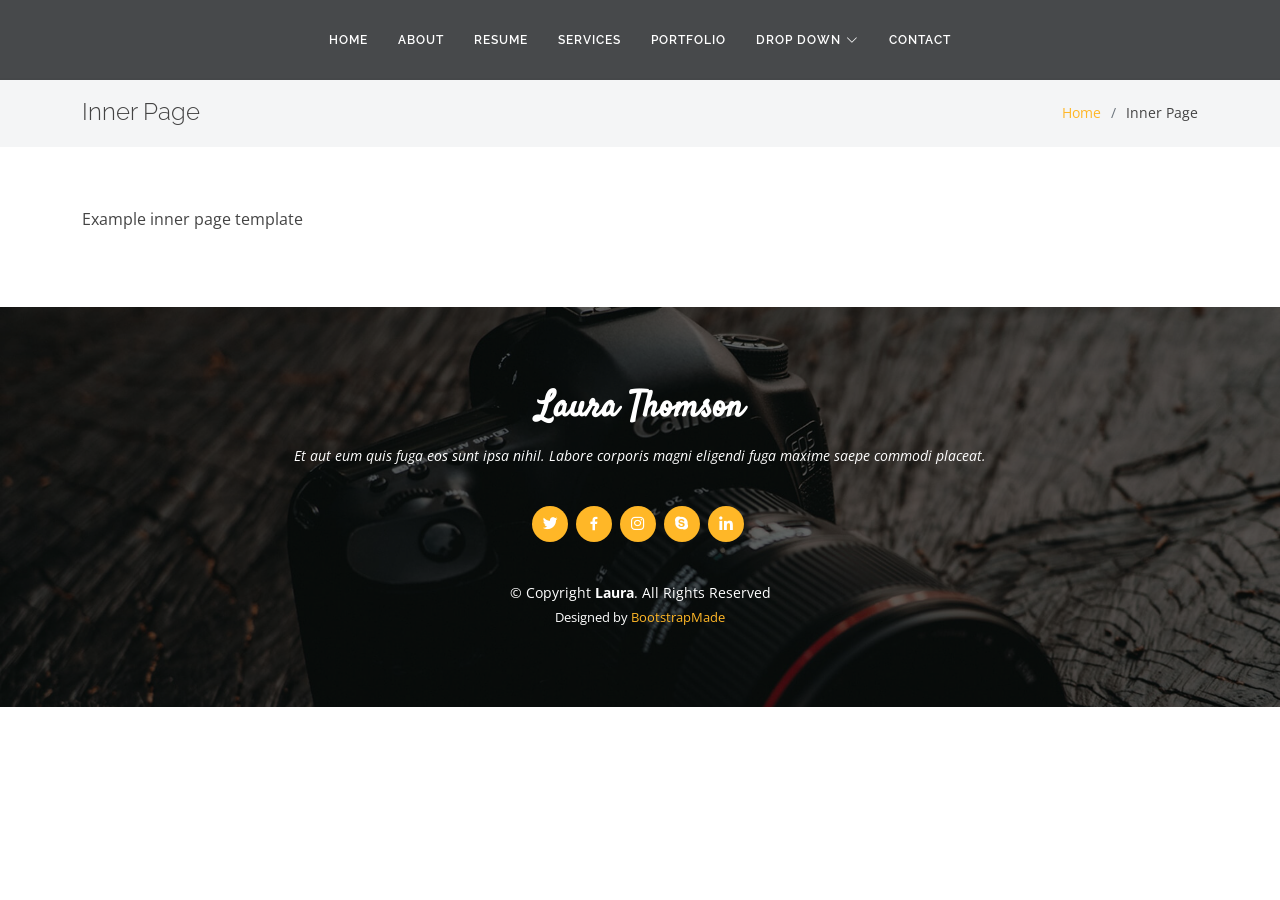
<file: inner-page.html>
<!DOCTYPE html>
<html lang="en">

<head>
  <meta charset="utf-8">
  <meta content="width=device-width, initial-scale=1.0" name="viewport">

  <title>Inner Page - Laura Bootstrap Template</title>
  <meta content="" name="description">
  <meta content="" name="keywords">

  <!-- Favicons -->
  <link href="assets/img/favicon.png" rel="icon">
  <link href="assets/img/apple-touch-icon.png" rel="apple-touch-icon">

  <!-- Google Fonts -->
  <link href="https://fonts.googleapis.com/css?family=Open+Sans:300,300i,400,400i,600,600i,700,700i|Raleway:300,300i,400,400i,500,500i,600,600i,700,700i|Satisfy" rel="stylesheet">

  <!-- Vendor CSS Files -->
  <link href="assets/vendor/bootstrap/css/bootstrap.min.css" rel="stylesheet">
  <link href="assets/vendor/bootstrap-icons/bootstrap-icons.css" rel="stylesheet">
  <link href="assets/vendor/boxicons/css/boxicons.min.css" rel="stylesheet">
  <link href="assets/vendor/glightbox/css/glightbox.min.css" rel="stylesheet">
  <link href="assets/vendor/swiper/swiper-bundle.min.css" rel="stylesheet">

  <!-- Template Main CSS File -->
  <link href="assets/css/style.css" rel="stylesheet">

  <!-- =======================================================
  * Template Name: Laura
  * Updated: Sep 18 2023 with Bootstrap v5.3.2
  * Template URL: https://bootstrapmade.com/laura-free-creative-bootstrap-theme/
  * Author: BootstrapMade.com
  * License: https://bootstrapmade.com/license/
  ======================================================== -->
</head>

<body>

  <!-- ======= Header ======= -->
  <header id="header" class="fixed-top d-flex justify-content-center align-items-center ">

    <nav id="navbar" class="navbar">
      <ul>
        <li><a class="nav-link scrollto " href="#hero">Home</a></li>
        <li><a class="nav-link scrollto" href="#about">About</a></li>
        <li><a class="nav-link scrollto" href="#resume">Resume</a></li>
        <li><a class="nav-link scrollto" href="#services">Services</a></li>
        <li><a class="nav-link scrollto " href="#portfolio">Portfolio</a></li>
        <li class="dropdown"><a href="#"><span>Drop Down</span> <i class="bi bi-chevron-down"></i></a>
          <ul>
            <li><a href="#">Drop Down 1</a></li>
            <li class="dropdown"><a href="#"><span>Deep Drop Down</span> <i class="bi bi-chevron-right"></i></a>
              <ul>
                <li><a href="#">Deep Drop Down 1</a></li>
                <li><a href="#">Deep Drop Down 2</a></li>
                <li><a href="#">Deep Drop Down 3</a></li>
                <li><a href="#">Deep Drop Down 4</a></li>
                <li><a href="#">Deep Drop Down 5</a></li>
              </ul>
            </li>
            <li><a href="#">Drop Down 2</a></li>
            <li><a href="#">Drop Down 3</a></li>
            <li><a href="#">Drop Down 4</a></li>
          </ul>
        </li>
        <li><a class="nav-link scrollto" href="#contact">Contact</a></li>
      </ul>
      <i class="bi bi-list mobile-nav-toggle"></i>
    </nav><!-- .navbar -->

  </header><!-- End Header -->

  <main id="main">

    <!-- ======= Breadcrumbs ======= -->
    <section class="breadcrumbs">
      <div class="container">

        <div class="d-flex justify-content-between align-items-center">
          <h2>Inner Page</h2>
          <ol>
            <li><a href="index.html">Home</a></li>
            <li>Inner Page</li>
          </ol>
        </div>

      </div>
    </section><!-- End Breadcrumbs -->

    <section class="inner-page">
      <div class="container">
        <p>
          Example inner page template
        </p>
      </div>
    </section>

  </main><!-- End #main -->

  <!-- ======= Footer ======= -->
  <footer id="footer">
    <div class="container">
      <h3>Laura Thomson</h3>
      <p>Et aut eum quis fuga eos sunt ipsa nihil. Labore corporis magni eligendi fuga maxime saepe commodi placeat.</p>
      <div class="social-links">
        <a href="#" class="twitter"><i class="bx bxl-twitter"></i></a>
        <a href="#" class="facebook"><i class="bx bxl-facebook"></i></a>
        <a href="#" class="instagram"><i class="bx bxl-instagram"></i></a>
        <a href="#" class="google-plus"><i class="bx bxl-skype"></i></a>
        <a href="#" class="linkedin"><i class="bx bxl-linkedin"></i></a>
      </div>
      <div class="copyright">
        &copy; Copyright <strong><span>Laura</span></strong>. All Rights Reserved
      </div>
      <div class="credits">
        <!-- All the links in the footer should remain intact. -->
        <!-- You can delete the links only if you purchased the pro version. -->
        <!-- Licensing information: https://bootstrapmade.com/license/ -->
        <!-- Purchase the pro version with working PHP/AJAX contact form: https://bootstrapmade.com/laura-free-creative-bootstrap-theme/ -->
        Designed by <a href="https://bootstrapmade.com/">BootstrapMade</a>
      </div>
    </div>
  </footer><!-- End Footer -->

  <a href="#" class="back-to-top d-flex align-items-center justify-content-center"><i class="bi bi-arrow-up-short"></i></a>

  <!-- Vendor JS Files -->
  <script src="assets/vendor/purecounter/purecounter_vanilla.js"></script>
  <script src="assets/vendor/bootstrap/js/bootstrap.bundle.min.js"></script>
  <script src="assets/vendor/glightbox/js/glightbox.min.js"></script>
  <script src="assets/vendor/isotope-layout/isotope.pkgd.min.js"></script>
  <script src="assets/vendor/swiper/swiper-bundle.min.js"></script>
  <script src="assets/vendor/waypoints/noframework.waypoints.js"></script>
  <script src="assets/vendor/php-email-form/validate.js"></script>

  <!-- Template Main JS File -->
  <script src="assets/js/main.js"></script>

</body>

</html>
</file>
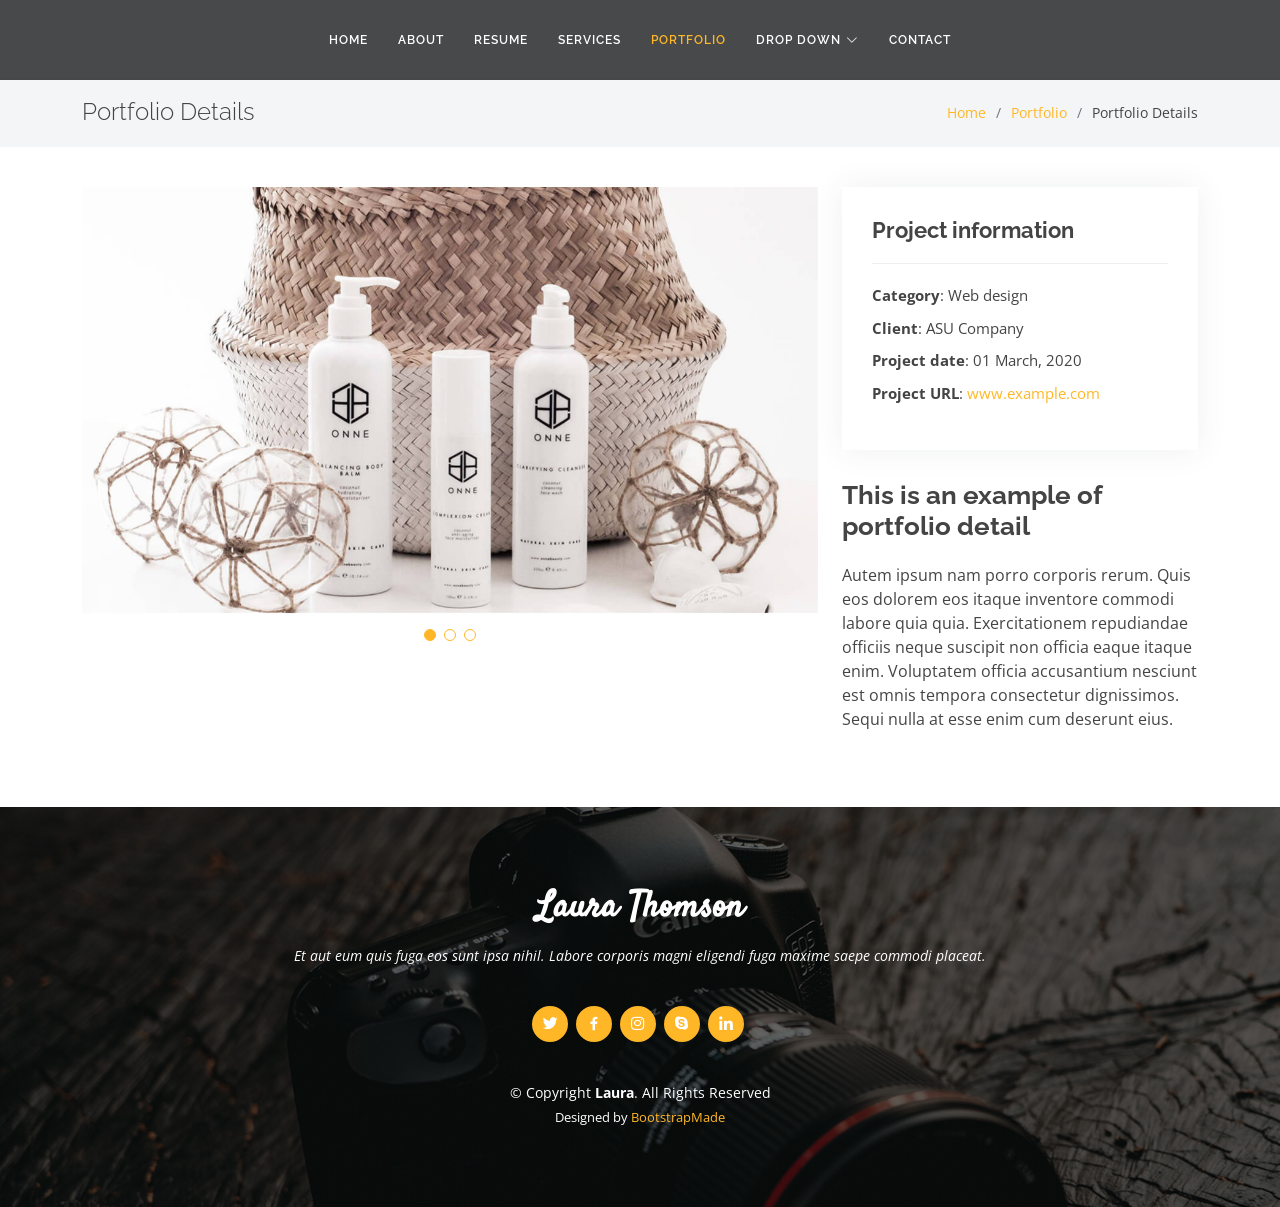
<file: portfolio-details.html>
<!DOCTYPE html>
<html lang="en">

<head>
  <meta charset="utf-8">
  <meta content="width=device-width, initial-scale=1.0" name="viewport">

  <title>Portfolio Details - Laura Bootstrap Template</title>
  <meta content="" name="description">
  <meta content="" name="keywords">

  <!-- Favicons -->
  <link href="assets/img/favicon.png" rel="icon">
  <link href="assets/img/apple-touch-icon.png" rel="apple-touch-icon">

  <!-- Google Fonts -->
  <link href="https://fonts.googleapis.com/css?family=Open+Sans:300,300i,400,400i,600,600i,700,700i|Raleway:300,300i,400,400i,500,500i,600,600i,700,700i|Satisfy" rel="stylesheet">

  <!-- Vendor CSS Files -->
  <link href="assets/vendor/bootstrap/css/bootstrap.min.css" rel="stylesheet">
  <link href="assets/vendor/bootstrap-icons/bootstrap-icons.css" rel="stylesheet">
  <link href="assets/vendor/boxicons/css/boxicons.min.css" rel="stylesheet">
  <link href="assets/vendor/glightbox/css/glightbox.min.css" rel="stylesheet">
  <link href="assets/vendor/swiper/swiper-bundle.min.css" rel="stylesheet">

  <!-- Template Main CSS File -->
  <link href="assets/css/style.css" rel="stylesheet">

  <!-- =======================================================
  * Template Name: Laura
  * Updated: Sep 18 2023 with Bootstrap v5.3.2
  * Template URL: https://bootstrapmade.com/laura-free-creative-bootstrap-theme/
  * Author: BootstrapMade.com
  * License: https://bootstrapmade.com/license/
  ======================================================== -->
</head>

<body>

  <!-- ======= Header ======= -->
  <header id="header" class="fixed-top d-flex justify-content-center align-items-center ">

    <nav id="navbar" class="navbar">
      <ul>
        <li><a class="nav-link scrollto " href="#hero">Home</a></li>
        <li><a class="nav-link scrollto" href="#about">About</a></li>
        <li><a class="nav-link scrollto" href="#resume">Resume</a></li>
        <li><a class="nav-link scrollto" href="#services">Services</a></li>
        <li><a class="nav-link scrollto active" href="#portfolio">Portfolio</a></li>
        <li class="dropdown"><a href="#"><span>Drop Down</span> <i class="bi bi-chevron-down"></i></a>
          <ul>
            <li><a href="#">Drop Down 1</a></li>
            <li class="dropdown"><a href="#"><span>Deep Drop Down</span> <i class="bi bi-chevron-right"></i></a>
              <ul>
                <li><a href="#">Deep Drop Down 1</a></li>
                <li><a href="#">Deep Drop Down 2</a></li>
                <li><a href="#">Deep Drop Down 3</a></li>
                <li><a href="#">Deep Drop Down 4</a></li>
                <li><a href="#">Deep Drop Down 5</a></li>
              </ul>
            </li>
            <li><a href="#">Drop Down 2</a></li>
            <li><a href="#">Drop Down 3</a></li>
            <li><a href="#">Drop Down 4</a></li>
          </ul>
        </li>
        <li><a class="nav-link scrollto" href="#contact">Contact</a></li>
      </ul>
      <i class="bi bi-list mobile-nav-toggle"></i>
    </nav><!-- .navbar -->

  </header><!-- End Header -->

  <main id="main">

    <!-- ======= Breadcrumbs Section ======= -->
    <section class="breadcrumbs">
      <div class="container">

        <div class="d-flex justify-content-between align-items-center">
          <h2>Portfolio Details</h2>
          <ol>
            <li><a href="index.html">Home</a></li>
            <li><a href="portfolio.html">Portfolio</a></li>
            <li>Portfolio Details</li>
          </ol>
        </div>

      </div>
    </section><!-- Breadcrumbs Section -->

    <!-- ======= Portfolio Details Section ======= -->
    <section id="portfolio-details" class="portfolio-details">
      <div class="container">

        <div class="row gy-4">

          <div class="col-lg-8">
            <div class="portfolio-details-slider swiper">
              <div class="swiper-wrapper align-items-center">

                <div class="swiper-slide">
                  <img src="assets/img/portfolio/portfolio-details-1.jpg" alt="">
                </div>

                <div class="swiper-slide">
                  <img src="assets/img/portfolio/portfolio-details-2.jpg" alt="">
                </div>

                <div class="swiper-slide">
                  <img src="assets/img/portfolio/portfolio-details-3.jpg" alt="">
                </div>

              </div>
              <div class="swiper-pagination"></div>
            </div>
          </div>

          <div class="col-lg-4">
            <div class="portfolio-info">
              <h3>Project information</h3>
              <ul>
                <li><strong>Category</strong>: Web design</li>
                <li><strong>Client</strong>: ASU Company</li>
                <li><strong>Project date</strong>: 01 March, 2020</li>
                <li><strong>Project URL</strong>: <a href="#">www.example.com</a></li>
              </ul>
            </div>
            <div class="portfolio-description">
              <h2>This is an example of portfolio detail</h2>
              <p>
                Autem ipsum nam porro corporis rerum. Quis eos dolorem eos itaque inventore commodi labore quia quia. Exercitationem repudiandae officiis neque suscipit non officia eaque itaque enim. Voluptatem officia accusantium nesciunt est omnis tempora consectetur dignissimos. Sequi nulla at esse enim cum deserunt eius.
              </p>
            </div>
          </div>

        </div>

      </div>
    </section><!-- End Portfolio Details Section -->

  </main><!-- End #main -->

  <!-- ======= Footer ======= -->
  <footer id="footer">
    <div class="container">
      <h3>Laura Thomson</h3>
      <p>Et aut eum quis fuga eos sunt ipsa nihil. Labore corporis magni eligendi fuga maxime saepe commodi placeat.</p>
      <div class="social-links">
        <a href="#" class="twitter"><i class="bx bxl-twitter"></i></a>
        <a href="#" class="facebook"><i class="bx bxl-facebook"></i></a>
        <a href="#" class="instagram"><i class="bx bxl-instagram"></i></a>
        <a href="#" class="google-plus"><i class="bx bxl-skype"></i></a>
        <a href="#" class="linkedin"><i class="bx bxl-linkedin"></i></a>
      </div>
      <div class="copyright">
        &copy; Copyright <strong><span>Laura</span></strong>. All Rights Reserved
      </div>
      <div class="credits">
        <!-- All the links in the footer should remain intact. -->
        <!-- You can delete the links only if you purchased the pro version. -->
        <!-- Licensing information: https://bootstrapmade.com/license/ -->
        <!-- Purchase the pro version with working PHP/AJAX contact form: https://bootstrapmade.com/laura-free-creative-bootstrap-theme/ -->
        Designed by <a href="https://bootstrapmade.com/">BootstrapMade</a>
      </div>
    </div>
  </footer><!-- End Footer -->

  <a href="#" class="back-to-top d-flex align-items-center justify-content-center"><i class="bi bi-arrow-up-short"></i></a>

  <!-- Vendor JS Files -->
  <script src="assets/vendor/purecounter/purecounter_vanilla.js"></script>
  <script src="assets/vendor/bootstrap/js/bootstrap.bundle.min.js"></script>
  <script src="assets/vendor/glightbox/js/glightbox.min.js"></script>
  <script src="assets/vendor/isotope-layout/isotope.pkgd.min.js"></script>
  <script src="assets/vendor/swiper/swiper-bundle.min.js"></script>
  <script src="assets/vendor/waypoints/noframework.waypoints.js"></script>
  <script src="assets/vendor/php-email-form/validate.js"></script>

  <!-- Template Main JS File -->
  <script src="assets/js/main.js"></script>

</body>

</html>
</file>
<file: assets/css/style.css>
/**
* Template Name: Laura
* Updated: Sep 18 2023 with Bootstrap v5.3.2
* Template URL: https://bootstrapmade.com/laura-free-creative-bootstrap-theme/
* Author: BootstrapMade.com
* License: https://bootstrapmade.com/license/
*/

/*--------------------------------------------------------------
# General
--------------------------------------------------------------*/
body {
  font-family: "Open Sans", sans-serif;
  color: #444444;
}

a {
  color: #ffb727;
  text-decoration: none;
}

a:hover {
  color: #ffc85a;
  text-decoration: none;
}

h1,
h2,
h3,
h4,
h5,
h6 {
  font-family: "Raleway", sans-serif;
}

/*--------------------------------------------------------------
# Back to top button
--------------------------------------------------------------*/
.back-to-top {
  position: fixed;
  visibility: hidden;
  opacity: 0;
  right: 15px;
  bottom: 15px;
  z-index: 996;
  background: #ffb727;
  width: 40px;
  height: 40px;
  border-radius: 4px;
  transition: all 0.4s;
}

.back-to-top i {
  font-size: 28px;
  color: #fff;
  line-height: 0;
}

.back-to-top:hover {
  background: #ffc550;
  color: #fff;
}

.back-to-top.active {
  visibility: visible;
  opacity: 1;
}

/*--------------------------------------------------------------
# Header
--------------------------------------------------------------*/
#header {
  z-index: 997;
  transition: all 0.5s;
  height: 80px;
  background: rgba(25, 28, 31, 0.8);
}

#header.header-transparent {
  background: transparent;
}

#header.header-scrolled {
  height: 60px;
  background: rgba(25, 28, 31, 0.8);
}

/*--------------------------------------------------------------
# Navigation Menu
--------------------------------------------------------------*/
/**
* Desktop Navigation 
*/
.navbar {
  padding: 0;
}

.navbar ul {
  margin: 0;
  padding: 0;
  display: flex;
  list-style: none;
  align-items: center;
}

.navbar li {
  position: relative;
}

.navbar a,
.navbar a:focus {
  display: flex;
  align-items: center;
  justify-content: space-between;
  padding: 10px 15px;
  color: #fff;
  white-space: nowrap;
  transition: 0.3s;
  font-size: 12px;
  font-family: "Raleway", sans-serif;
  text-transform: uppercase;
  font-weight: 600;
  letter-spacing: 1px;
}

.navbar a i,
.navbar a:focus i {
  font-size: 12px;
  line-height: 0;
  margin-left: 5px;
}

.navbar a:hover,
.navbar .active,
.navbar .active:focus,
.navbar li:hover>a {
  color: #ffb727;
}

.navbar .dropdown ul {
  display: block;
  position: absolute;
  left: 14px;
  top: calc(100% + 30px);
  margin: 0;
  padding: 10px 0;
  z-index: 99;
  opacity: 0;
  visibility: hidden;
  background: #fff;
  box-shadow: 0px 0px 30px rgba(127, 137, 161, 0.25);
  transition: 0.3s;
  border-radius: 4px;
}

.navbar .dropdown ul li {
  min-width: 200px;
}

.navbar .dropdown ul a {
  padding: 10px 20px;
  font-size: 14px;
  text-transform: none;
  font-weight: 400;
  color: #3b434a;
  letter-spacing: 1px;
}

.navbar .dropdown ul a i {
  font-size: 12px;
}

.navbar .dropdown ul a:hover,
.navbar .dropdown ul .active:hover,
.navbar .dropdown ul li:hover>a {
  color: #ffb727;
}

.navbar .dropdown:hover>ul {
  opacity: 1;
  top: 100%;
  visibility: visible;
}

.navbar .dropdown .dropdown ul {
  top: 0;
  left: calc(100% - 30px);
  visibility: hidden;
}

.navbar .dropdown .dropdown:hover>ul {
  opacity: 1;
  top: 0;
  left: 100%;
  visibility: visible;
}

@media (max-width: 1366px) {
  .navbar .dropdown .dropdown ul {
    left: -90%;
  }

  .navbar .dropdown .dropdown:hover>ul {
    left: -100%;
  }
}

/**
* Mobile Navigation 
*/
.mobile-nav-toggle {
  color: #fff;
  font-size: 28px;
  cursor: pointer;
  display: none;
  line-height: 0;
  transition: 0.5s;
}

@media (max-width: 991px) {
  .mobile-nav-toggle {
    display: block;
  }

  .navbar ul {
    display: none;
  }
}

.navbar-mobile {
  position: fixed;
  overflow: hidden;
  top: 0;
  right: 0;
  left: 0;
  bottom: 0;
  background: rgba(36, 41, 46, 0.9);
  transition: 0.3s;
  z-index: 999;
}

.navbar-mobile .mobile-nav-toggle {
  position: absolute;
  top: 15px;
  right: 15px;
}

.navbar-mobile ul {
  display: block;
  position: absolute;
  top: 55px;
  right: 15px;
  bottom: 15px;
  left: 15px;
  padding: 10px 0;
  border-radius: 10px;
  background-color: #fff;
  overflow-y: auto;
  transition: 0.3s;
}

.navbar-mobile a,
.navbar-mobile a:focus {
  padding: 10px 20px;
  font-size: 14px;
  color: #3b434a;
}

.navbar-mobile a:hover,
.navbar-mobile .active,
.navbar-mobile li:hover>a {
  color: #ffb727;
}

.navbar-mobile .getstarted,
.navbar-mobile .getstarted:focus {
  margin: 15px;
}

.navbar-mobile .dropdown ul {
  position: static;
  display: none;
  margin: 10px 20px;
  padding: 10px 0;
  z-index: 99;
  opacity: 1;
  visibility: visible;
  background: #fff;
  box-shadow: 0px 0px 30px rgba(127, 137, 161, 0.25);
}

.navbar-mobile .dropdown ul li {
  min-width: 200px;
}

.navbar-mobile .dropdown ul a {
  padding: 10px 20px;
}

.navbar-mobile .dropdown ul a i {
  font-size: 12px;
}

.navbar-mobile .dropdown ul a:hover,
.navbar-mobile .dropdown ul .active:hover,
.navbar-mobile .dropdown ul li:hover>a {
  color: #ffb727;
}

.navbar-mobile .dropdown>.dropdown-active {
  display: block;
}

/*--------------------------------------------------------------
# Hero Section
--------------------------------------------------------------*/
#hero {
  width: 100%;
  height: 100vh;
  background: url("../img/hero-bg.jpg") top right;
  background-size: cover;
  position: relative;
}

#hero:before {
  content: "";
  background: rgba(0, 0, 0, 0.65);
  position: absolute;
  bottom: 0;
  top: 0;
  left: 0;
  right: 0;
}

#hero .hero-container {
  position: absolute;
  bottom: 0;
  top: 0;
  left: 0;
  right: 0;
  display: flex;
  justify-content: center;
  align-items: center;
  flex-direction: column;
  padding: 0 15px;
}

#hero h1 {
  margin: 0 0 10px 0;
  font-size: 64px;
  font-family: "Satisfy", serif;
  color: #fff;
}

#hero h2 {
  color: #eee;
  margin-bottom: 50px;
  font-size: 13px;
  font-weight: 500;
  letter-spacing: 1px;
  text-transform: uppercase;
}

#hero .btn-scroll {
  transition: 0.4s;
  color: rgba(255, 255, 255, 0.6);
  animation: up-down 1s ease-in-out infinite alternate-reverse both;
}

#hero .btn-scroll i {
  font-size: 48px;
}

#hero .btn-scroll:hover {
  color: #ffb727;
}

@media (min-width: 1024px) {
  #hero {
    background-attachment: fixed;
  }
}

@media (max-width: 575px) {
  #hero h1 {
    font-size: 40px;
  }

  #hero h2 {
    text-align: center;
    margin-bottom: 30px;
  }
}

@keyframes up-down {
  0% {
    transform: translateY(5px);
  }

  100% {
    transform: translateY(-5px);
  }
}

/*--------------------------------------------------------------
# Sections General
--------------------------------------------------------------*/
section {
  padding: 60px 0;
}

.section-bg {
  background-color: white;
}

.section-title {
  text-align: center;
  padding: 30px 0;
  position: relative;
}

.section-title h2 {
  font-size: 32px;
  font-weight: 700;
  text-transform: uppercase;
  margin-bottom: 20px;
  padding-bottom: 0;
  color: #3b434a;
  position: relative;
  z-index: 2;
}

.section-title span {
  position: absolute;
  top: 30px;
  color: #eef0f2;
  left: 0;
  right: 0;
  z-index: 1;
  font-weight: 700;
  font-size: 52px;
  text-transform: uppercase;
  line-height: 0;
}

.section-title p {
  margin-bottom: 0;
  position: relative;
  z-index: 2;
}

@media (max-width: 575px) {
  .section-title h2 {
    font-size: 28px;
    margin-bottom: 15px;
  }

  .section-title span {
    font-size: 38px;
  }
}

/*--------------------------------------------------------------
# Breadcrumbs
--------------------------------------------------------------*/
.breadcrumbs {
  padding: 20px 0;
  background-color: #f4f5f6;
  min-height: 40px;
  margin-top: 78px;
}

@media (max-width: 992px) {
  .breadcrumbs {
    margin-top: 60px;
  }
}

.breadcrumbs h2 {
  font-size: 24px;
  font-weight: 300;
  margin: 0;
}

@media (max-width: 992px) {
  .breadcrumbs h2 {
    margin: 0 0 10px 0;
  }
}

.breadcrumbs ol {
  display: flex;
  flex-wrap: wrap;
  list-style: none;
  padding: 0;
  margin: 0;
  font-size: 14px;
}

.breadcrumbs ol li+li {
  padding-left: 10px;
}

.breadcrumbs ol li+li::before {
  display: inline-block;
  padding-right: 10px;
  color: #6c757d;
  content: "/";
}

@media (max-width: 768px) {
  .breadcrumbs .d-flex {
    display: block !important;
  }

  .breadcrumbs ol {
    display: block;
  }

  .breadcrumbs ol li {
    display: inline-block;
  }
}

/*--------------------------------------------------------------
# About Me
--------------------------------------------------------------*/
.about .content h3 {
  font-weight: 700;
  font-size: 26px;
  color: #3b434a;
  text-transform: uppercase;
}

.about .content ul {
  list-style: none;
  padding: 0;
}

.about .content ul li {
  margin-bottom: 20px;
  display: flex;
  align-items: center;
}

.about .content ul strong {
  margin-right: 10px;
}

.about .content ul i {
  font-size: 16px;
  margin-right: 5px;
  color: #ffb727;
  line-height: 0;
}

.about .content p:last-child {
  margin-bottom: 0;
}

.about .content .count-box {
  width: 100%;
}

.about .content .count-box i {
  display: block;
  font-size: 36px;
  color: #ffb727;
  float: left;
  line-height: 0;
}

.about .content .count-box span {
  font-size: 36px;
  line-height: 30px;
  display: block;
  font-weight: 700;
  color: #3b434a;
  margin-left: 50px;
}

.about .content .count-box p {
  padding: 15px 0 0 0;
  margin: 0 0 0 50px;
  font-family: "Raleway", sans-serif;
  font-size: 14px;
  color: #5d6a75;
}

.about .content .count-box a {
  font-weight: 600;
  display: block;
  margin-top: 20px;
  color: #5d6a75;
  font-size: 15px;
  font-family: "Satisfy", serif;
  transition: ease-in-out 0.3s;
}

.about .content .count-box a:hover {
  color: #82909c;
}

.about .image {
  background: url("../img/me.jpg") center center no-repeat;
  background-size: cover;
  min-height: 500px;
}

.about .skills-content {
  margin-top: 30px;
}

.about .skills-content .progress {
  height: 60px;
  display: block;
  background: none;
  border-radius: 0;
}

.about .skills-content .progress .skill {
  padding: 10px 0;
  margin: 0 0 6px 0;
  text-transform: uppercase;
  display: block;
  font-weight: 700;
  font-family: "Raleway", sans-serif;
  color: #3b434a;
}

.about .skills-content .progress .skill .val {
  float: right;
  font-style: normal;
}

.about .skills-content .progress-bar-wrap {
  background: #e6e8eb;
}

.about .skills-content .progress-bar {
  width: 1px;
  height: 10px;
  transition: 0.9s;
  background-color: #ffb727;
}

/*--------------------------------------------------------------
# My Resume
--------------------------------------------------------------*/
.resume .resume-title {
  font-size: 26px;
  font-weight: 700;
  margin-top: 20px;
  margin-bottom: 20px;
  color: #3b434a;
}

.resume .resume-item {
  padding: 0 0 20px 20px;
  margin-top: -2px;
  border-left: 2px solid #82909c;
  position: relative;
}

.resume .resume-item h4 {
  line-height: 18px;
  font-size: 16px;
  font-weight: 700;
  text-transform: uppercase;
  color: #ffb727;
  margin-bottom: 10px;
}

.resume .resume-item h5 {
  font-size: 16px;
  background: #eef0f2;
  padding: 5px 15px;
  display: inline-block;
  font-weight: 600;
  margin-bottom: 10px;
}

.resume .resume-item ul {
  padding-left: 20px;
}

.resume .resume-item ul li {
  padding-bottom: 10px;
}

.resume .resume-item:last-child {
  padding-bottom: 0;
}

.resume .resume-item::before {
  content: "";
  position: absolute;
  width: 16px;
  height: 16px;
  border-radius: 50px;
  left: -9px;
  top: 0;
  background: #fff;
  border: 2px solid #82909c;
}

/*--------------------------------------------------------------
# My Services
--------------------------------------------------------------*/
.services .icon-box {
  padding: 30px;
  position: relative;
  overflow: hidden;
  background: #fff;
  box-shadow: 0 10px 29px 0 rgba(68, 88, 144, 0.1);
  transition: all 0.3s ease-in-out;
  text-align: center;
  border: 1px solid #fff;
}

.services .icon {
  margin: 0 auto 20px auto;
  padding-top: 17px;
  display: inline-block;
  text-align: center;
  border-radius: 50%;
  width: 72px;
  height: 72px;
  background: #fff4df;
}

.services .icon i {
  font-size: 36px;
  line-height: 1;
  color: #ffb727;
}

.services .title {
  font-weight: 700;
  margin-bottom: 15px;
  font-size: 18px;
}

.services .title a {
  color: #111;
  transition: 0.3s;
}

.services .description {
  font-size: 15px;
  line-height: 28px;
  margin-bottom: 0;
}

.services .icon-box:hover {
  border-color: #ffb727;
}

.services .icon-box:hover .title a {
  color: #ffb727;
}

/*--------------------------------------------------------------
# Testimonials
--------------------------------------------------------------*/
.testimonials {
  padding: 80px 0;
  background: url("../img/testimonials-bg.jpg") no-repeat;
  background-position: center center;
  background-size: cover;
  position: relative;
}

.testimonials::before {
  content: "";
  position: absolute;
  left: 0;
  right: 0;
  top: 0;
  bottom: 0;
  background: rgba(14, 16, 17, 0.7);
}

.testimonials .section-header {
  margin-bottom: 40px;
}

.testimonials .testimonials-carousel,
.testimonials .testimonials-slider {
  overflow: hidden;
}

.testimonials .testimonial-item {
  text-align: center;
  color: #fff;
}

.testimonials .testimonial-item .testimonial-img {
  width: 100px;
  border-radius: 50%;
  border: 6px solid rgba(255, 255, 255, 0.15);
  margin: 0 auto;
}

.testimonials .testimonial-item h3 {
  font-size: 20px;
  font-weight: bold;
  margin: 10px 0 5px 0;
  color: #fff;
}

.testimonials .testimonial-item h4 {
  font-size: 14px;
  color: #ddd;
  margin: 0 0 15px 0;
}

.testimonials .testimonial-item .quote-icon-left,
.testimonials .testimonial-item .quote-icon-right {
  color: rgba(255, 255, 255, 0.4);
  font-size: 26px;
}

.testimonials .testimonial-item .quote-icon-left {
  display: inline-block;
  left: -5px;
  position: relative;
}

.testimonials .testimonial-item .quote-icon-right {
  display: inline-block;
  right: -5px;
  position: relative;
  top: 10px;
}

.testimonials .testimonial-item p {
  font-style: italic;
  margin: 0 auto 15px auto;
  color: #eee;
}

.testimonials .swiper-pagination {
  margin-top: 20px;
  position: relative;
}

.testimonials .swiper-pagination .swiper-pagination-bullet {
  width: 12px;
  height: 12px;
  opacity: 1;
  background-color: rgba(255, 255, 255, 0.4);
}

.testimonials .swiper-pagination .swiper-pagination-bullet-active {
  background-color: #ffb727;
}

@media (min-width: 992px) {
  .testimonials .testimonial-item p {
    width: 80%;
  }
}

/*--------------------------------------------------------------
# My Portfolio
--------------------------------------------------------------*/
.portfolio #portfolio-flters {
  list-style: none;
  margin-bottom: 20px;
}

.portfolio #portfolio-flters li {
  cursor: pointer;
  display: inline-block;
  margin: 0 10px 10px 10px;
  font-size: 15px;
  font-weight: 600;
  line-height: 1;
  padding: 7px 10px;
  text-transform: uppercase;
  color: #444444;
  transition: all 0.3s ease-in-out;
  border: 2px solid #fff;
}

.portfolio #portfolio-flters li:hover,
.portfolio #portfolio-flters li.filter-active {
  color: #f3a200;
  border-color: #ffb727;
}

.portfolio .portfolio-item {
  margin-bottom: 30px;
}

.portfolio .portfolio-item .portfolio-img {
  overflow: hidden;
}

.portfolio .portfolio-item .portfolio-img img {
  transition: all 0.8s ease-in-out;
}

.portfolio .portfolio-item .portfolio-info {
  opacity: 0;
  position: absolute;
  left: 15px;
  bottom: 0;
  z-index: 3;
  right: 15px;
  transition: all ease-in-out 0.3s;
  background: rgba(0, 0, 0, 0.5);
  padding: 10px 15px;
}

.portfolio .portfolio-item .portfolio-info h4 {
  font-size: 18px;
  color: #fff;
  font-weight: 600;
  color: #fff;
  margin-bottom: 0px;
}

.portfolio .portfolio-item .portfolio-info p {
  color: rgba(255, 255, 255, 0.8);
  font-size: 14px;
  margin-bottom: 0;
}

.portfolio .portfolio-item .portfolio-info .preview-link,
.portfolio .portfolio-item .portfolio-info .details-link {
  position: absolute;
  right: 40px;
  font-size: 24px;
  top: calc(50% - 18px);
  color: #fff;
  transition: 0.3s;
}

.portfolio .portfolio-item .portfolio-info .preview-link:hover,
.portfolio .portfolio-item .portfolio-info .details-link:hover {
  color: #ffc041;
}

.portfolio .portfolio-item .portfolio-info .details-link {
  right: 10px;
}

.portfolio .portfolio-item:hover .portfolio-img img {
  transform: scale(1.2);
}

.portfolio .portfolio-item:hover .portfolio-info {
  opacity: 1;
}

/*--------------------------------------------------------------
# Portfolio Details
--------------------------------------------------------------*/
.portfolio-details {
  padding-top: 40px;
}

.portfolio-details .portfolio-details-slider img {
  width: 100%;
}

.portfolio-details .portfolio-details-slider .swiper-pagination {
  margin-top: 20px;
  position: relative;
}

.portfolio-details .portfolio-details-slider .swiper-pagination .swiper-pagination-bullet {
  width: 12px;
  height: 12px;
  background-color: #fff;
  opacity: 1;
  border: 1px solid #ffb727;
}

.portfolio-details .portfolio-details-slider .swiper-pagination .swiper-pagination-bullet-active {
  background-color: #ffb727;
}

.portfolio-details .portfolio-info {
  padding: 30px;
  box-shadow: 0px 0 30px rgba(59, 67, 74, 0.08);
}

.portfolio-details .portfolio-info h3 {
  font-size: 22px;
  font-weight: 700;
  margin-bottom: 20px;
  padding-bottom: 20px;
  border-bottom: 1px solid #eee;
}

.portfolio-details .portfolio-info ul {
  list-style: none;
  padding: 0;
  font-size: 15px;
}

.portfolio-details .portfolio-info ul li+li {
  margin-top: 10px;
}

.portfolio-details .portfolio-description {
  padding-top: 30px;
}

.portfolio-details .portfolio-description h2 {
  font-size: 26px;
  font-weight: 700;
  margin-bottom: 20px;
}

.portfolio-details .portfolio-description p {
  padding: 0;
}

/*--------------------------------------------------------------
# Pricing
--------------------------------------------------------------*/
.pricing .box {
  padding: 20px;
  background: #fff;
  text-align: center;
  box-shadow: 0px 0px 4px rgba(0, 0, 0, 0.12);
  border-radius: 5px;
  position: relative;
  overflow: hidden;
}

.pricing h3 {
  font-weight: 400;
  margin: -20px -20px 20px -20px;
  padding: 20px 15px;
  font-size: 16px;
  font-weight: 600;
  color: #777777;
  background: #f8f8f8;
}

.pricing h4 {
  font-size: 36px;
  color: #ffb727;
  font-weight: 600;
  font-family: "Open Sans", sans-serif;
  margin-bottom: 20px;
}

.pricing h4 sup {
  font-size: 20px;
  top: -12px;
  left: -3px;
}

.pricing h4 span {
  color: #bababa;
  font-size: 16px;
  font-weight: 300;
}

.pricing ul {
  padding: 0;
  list-style: none;
  color: #444444;
  text-align: center;
  line-height: 20px;
  font-size: 14px;
}

.pricing ul li {
  padding-bottom: 16px;
}

.pricing ul i {
  color: #ffb727;
  font-size: 18px;
  padding-right: 4px;
}

.pricing ul .na {
  color: #ccc;
  text-decoration: line-through;
}

.pricing .btn-wrap {
  margin: 20px -20px -20px -20px;
  padding: 20px 15px;
  background: #f8f8f8;
  text-align: center;
}

.pricing .btn-buy {
  background: #ffb727;
  display: inline-block;
  padding: 8px 35px;
  border-radius: 4px;
  color: #fff;
  transition: none;
  font-size: 14px;
  font-weight: 400;
  font-family: "Raleway", sans-serif;
  font-weight: 600;
  transition: 0.3s;
}

.pricing .btn-buy:hover {
  background: #ffc85a;
}

.pricing .featured h3 {
  color: #fff;
  background: #ffb727;
}

.pricing .advanced {
  width: 200px;
  position: absolute;
  top: 18px;
  right: -68px;
  transform: rotate(45deg);
  z-index: 1;
  font-size: 14px;
  padding: 1px 0 3px 0;
  background: #ffb727;
  color: #fff;
}

/*--------------------------------------------------------------
# Contact Me
--------------------------------------------------------------*/
.contact .info-box {
  color: #444444;
  text-align: center;
  box-shadow: 0 0 30px rgba(214, 215, 216, 0.6);
  padding: 20px 0 30px 0;
}

.contact .info-box i.bx {
  font-size: 24px;
  color: #ffb727;
  border-radius: 50%;
  padding: 15px;
  background: #fff6e4;
}

.contact .info-box h3 {
  font-size: 20px;
  color: #777777;
  font-weight: 700;
  margin: 10px 0;
}

.contact .info-box p {
  padding: 0;
  line-height: 24px;
  font-size: 14px;
  margin-bottom: 0;
}

.contact .social-links {
  margin-top: 15px;
  display: flex;
  justify-content: center;
}

.contact .social-links a {
  font-size: 18px;
  display: inline-block;
  color: #687683;
  line-height: 1;
  margin: 0 8px;
  transition: 0.3s;
  padding: 14px;
  border-radius: 50px;
  border: 1px solid #dde1e4;
}

.contact .social-links a:hover {
  color: #fff;
  border-color: #ffb727;
  background: #ffb727;
}

.contact .php-email-form {
  box-shadow: 0 0 30px rgba(214, 215, 216, 0.6);
  padding: 27px;
}

.contact .php-email-form .validate {
  display: none;
  color: red;
  margin: 0 0 15px 0;
  font-weight: 400;
  font-size: 13px;
}

.contact .php-email-form .error-message {
  display: none;
  color: #fff;
  background: #ed3c0d;
  text-align: left;
  padding: 15px;
  font-weight: 600;
}

.contact .php-email-form .error-message br+br {
  margin-top: 25px;
}

.contact .php-email-form .sent-message {
  display: none;
  color: #fff;
  background: #18d26e;
  text-align: center;
  padding: 15px;
  font-weight: 600;
}

.contact .php-email-form .loading {
  display: none;
  background: #fff;
  text-align: center;
  padding: 15px;
}

.contact .php-email-form .loading:before {
  content: "";
  display: inline-block;
  border-radius: 50%;
  width: 24px;
  height: 24px;
  margin: 0 10px -6px 0;
  border: 3px solid #18d26e;
  border-top-color: #eee;
  animation: animate-loading 1s linear infinite;
}

.contact .php-email-form input,
.contact .php-email-form textarea {
  border-radius: 0;
  box-shadow: none;
  font-size: 14px;
}

.contact .php-email-form input::focus,
.contact .php-email-form textarea::focus {
  background-color: #ffb727;
}

.contact .php-email-form input {
  padding: 10px 15px;
}

.contact .php-email-form textarea {
  padding: 12px 15px;
}

.contact .php-email-form button[type=submit] {
  background: #ffb727;
  border: 0;
  padding: 10px 24px;
  color: #fff;
  transition: 0.4s;
  border-radius: 5px;
}

.contact .php-email-form button[type=submit]:hover {
  background: #ffc85a;
}

@keyframes animate-loading {
  0% {
    transform: rotate(0deg);
  }

  100% {
    transform: rotate(360deg);
  }
}

/*--------------------------------------------------------------
# Footer
--------------------------------------------------------------*/
#footer {
  background: url("../img/footer-bg.jpg") top center no-repeat;
  background-size: cover;
  color: #fff;
  font-size: 14px;
  text-align: center;
  padding: 80px 0;
  position: relative;
}

#footer::before {
  content: "";
  position: absolute;
  left: 0;
  right: 0;
  top: 0;
  bottom: 0;
  background: rgba(0, 0, 0, 0.6);
}

#footer .container {
  position: relative;
}

#footer h3 {
  font-size: 36px;
  font-weight: 700;
  color: #fff;
  position: relative;
  font-family: "Satisfy", serif;
  padding: 0;
  margin: 0 0 15px 0;
}

#footer p {
  font-size: 15;
  font-style: italic;
  padding: 0;
  margin: 0 0 40px 0;
}

#footer .social-links {
  margin: 0 0 40px 0;
}

#footer .social-links a {
  font-size: 18px;
  display: inline-block;
  background: #ffb727;
  color: #fff;
  line-height: 1;
  padding: 8px 0;
  margin-right: 4px;
  border-radius: 50%;
  text-align: center;
  width: 36px;
  height: 36px;
  transition: 0.3s;
}

#footer .social-links a:hover {
  background: #f3a200;
  color: #fff;
  text-decoration: none;
}

#footer .copyright {
  margin: 0 0 5px 0;
}

#footer .credits {
  font-size: 13px;
}
</file>
